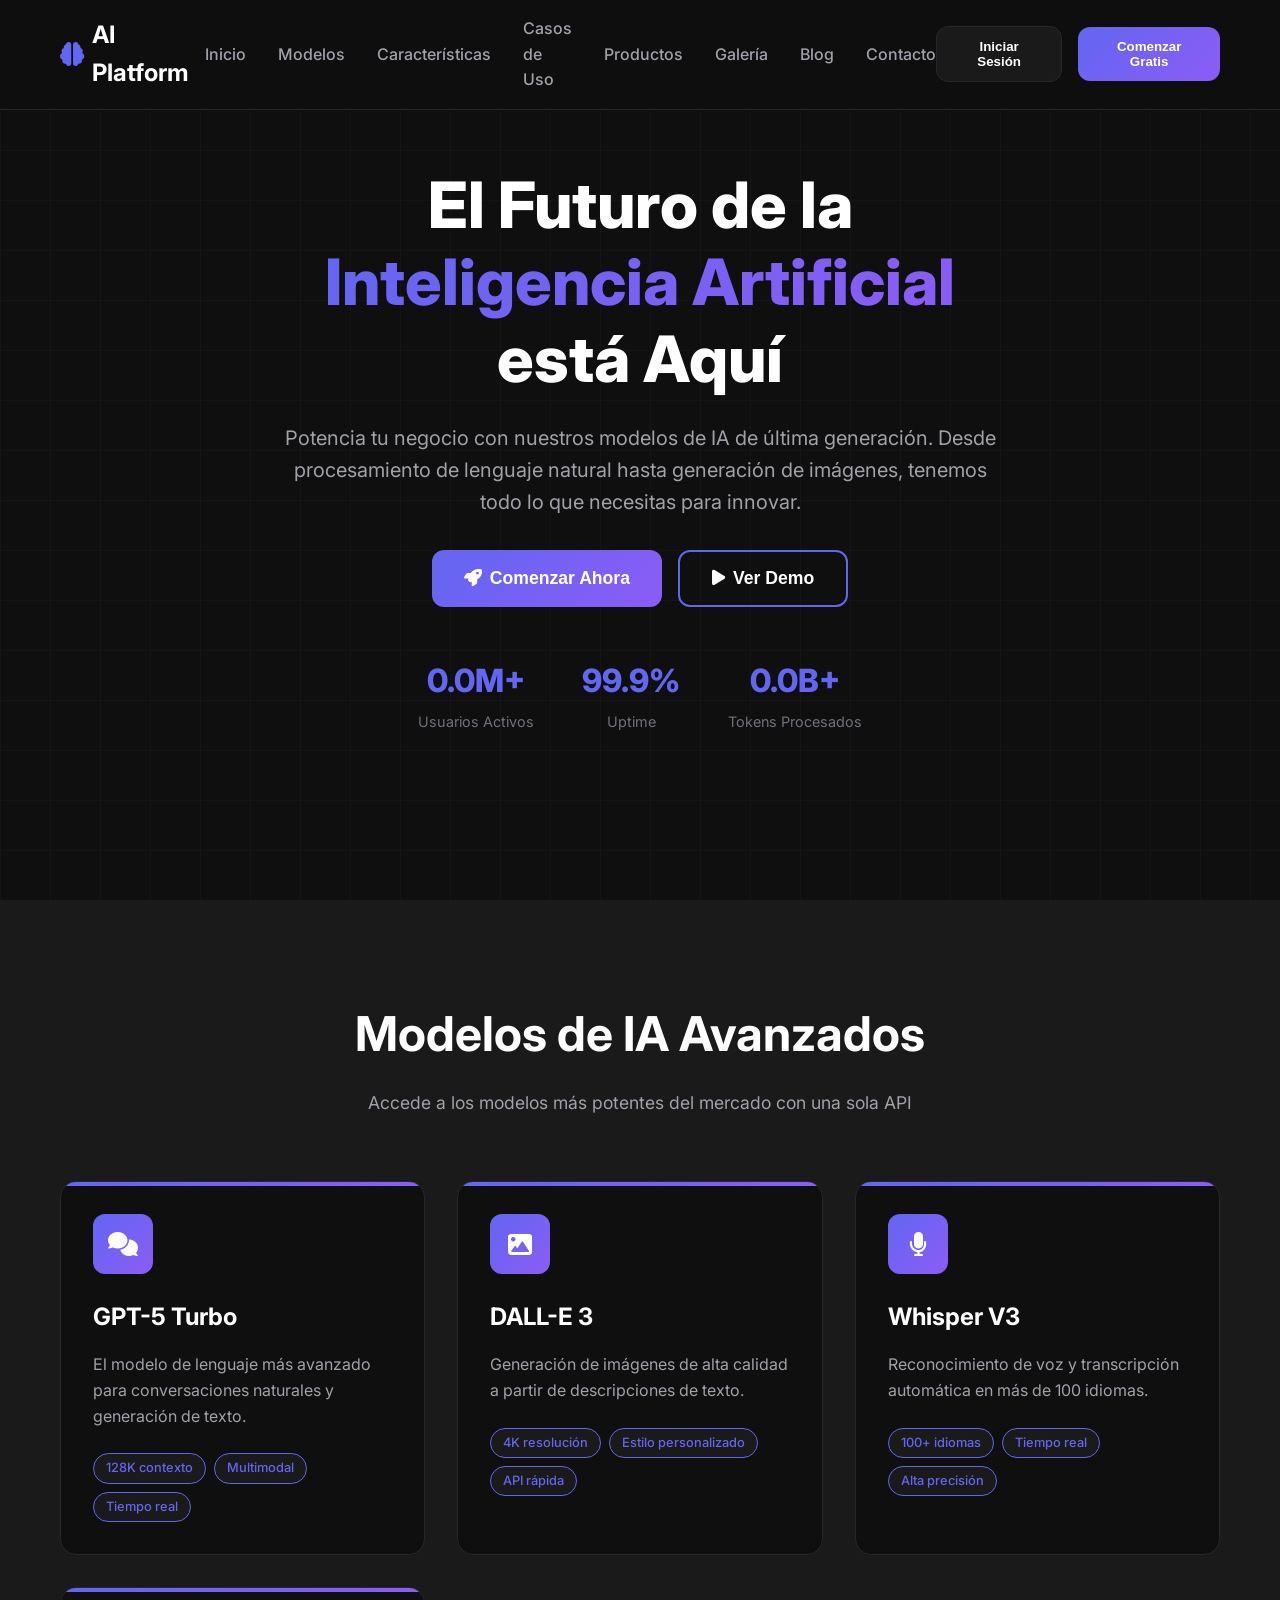
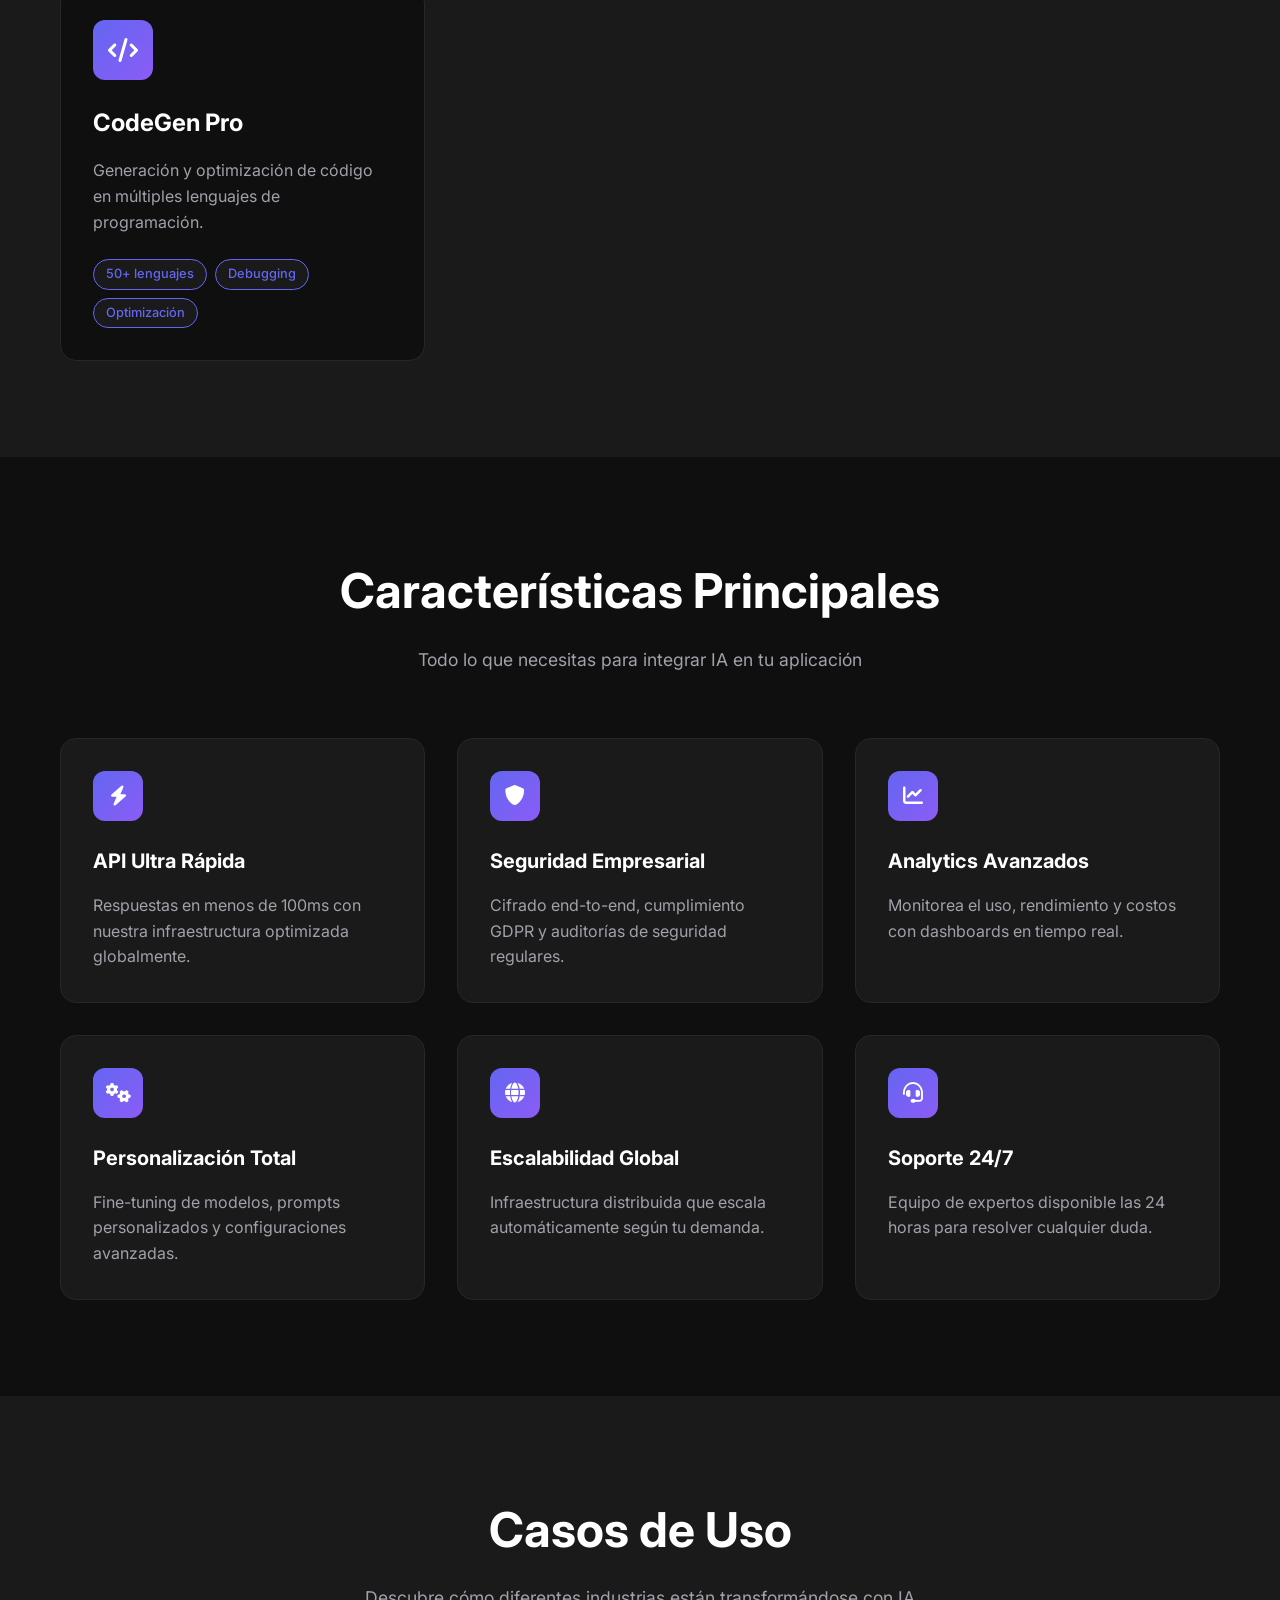
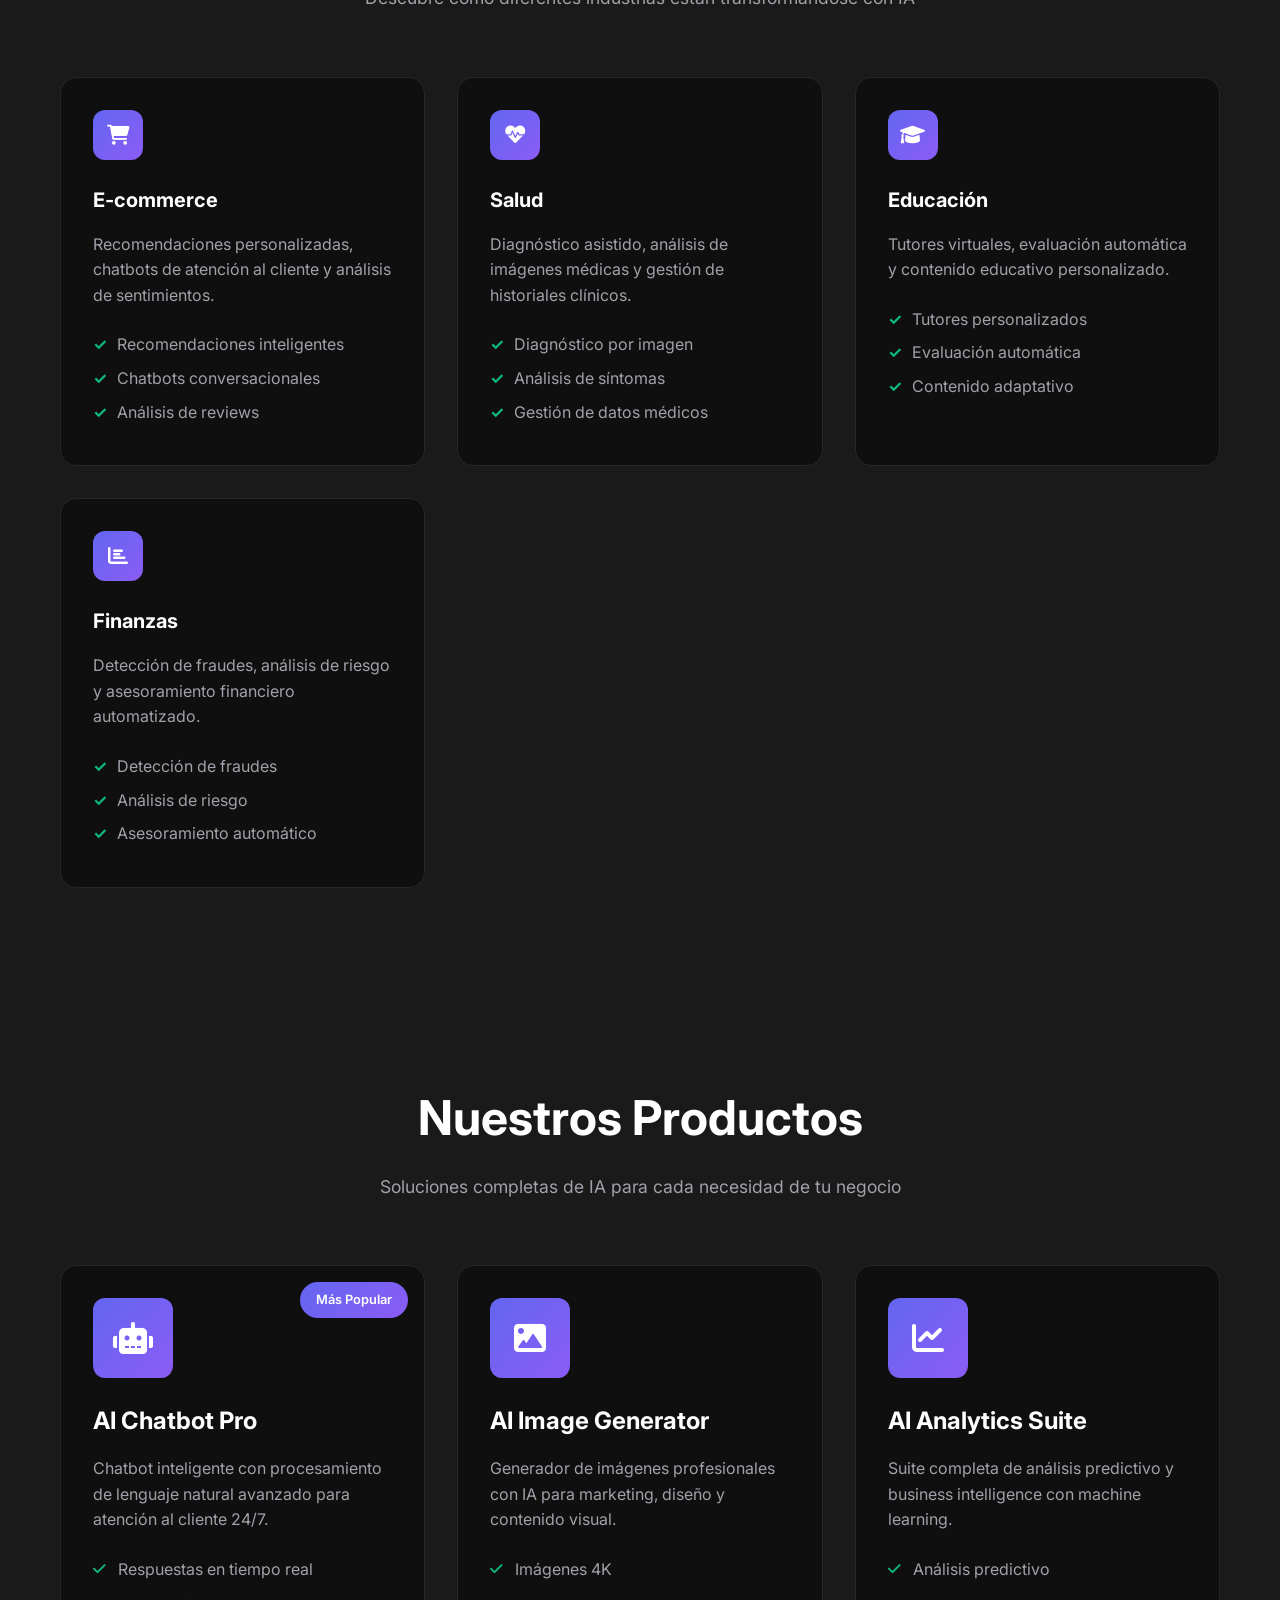
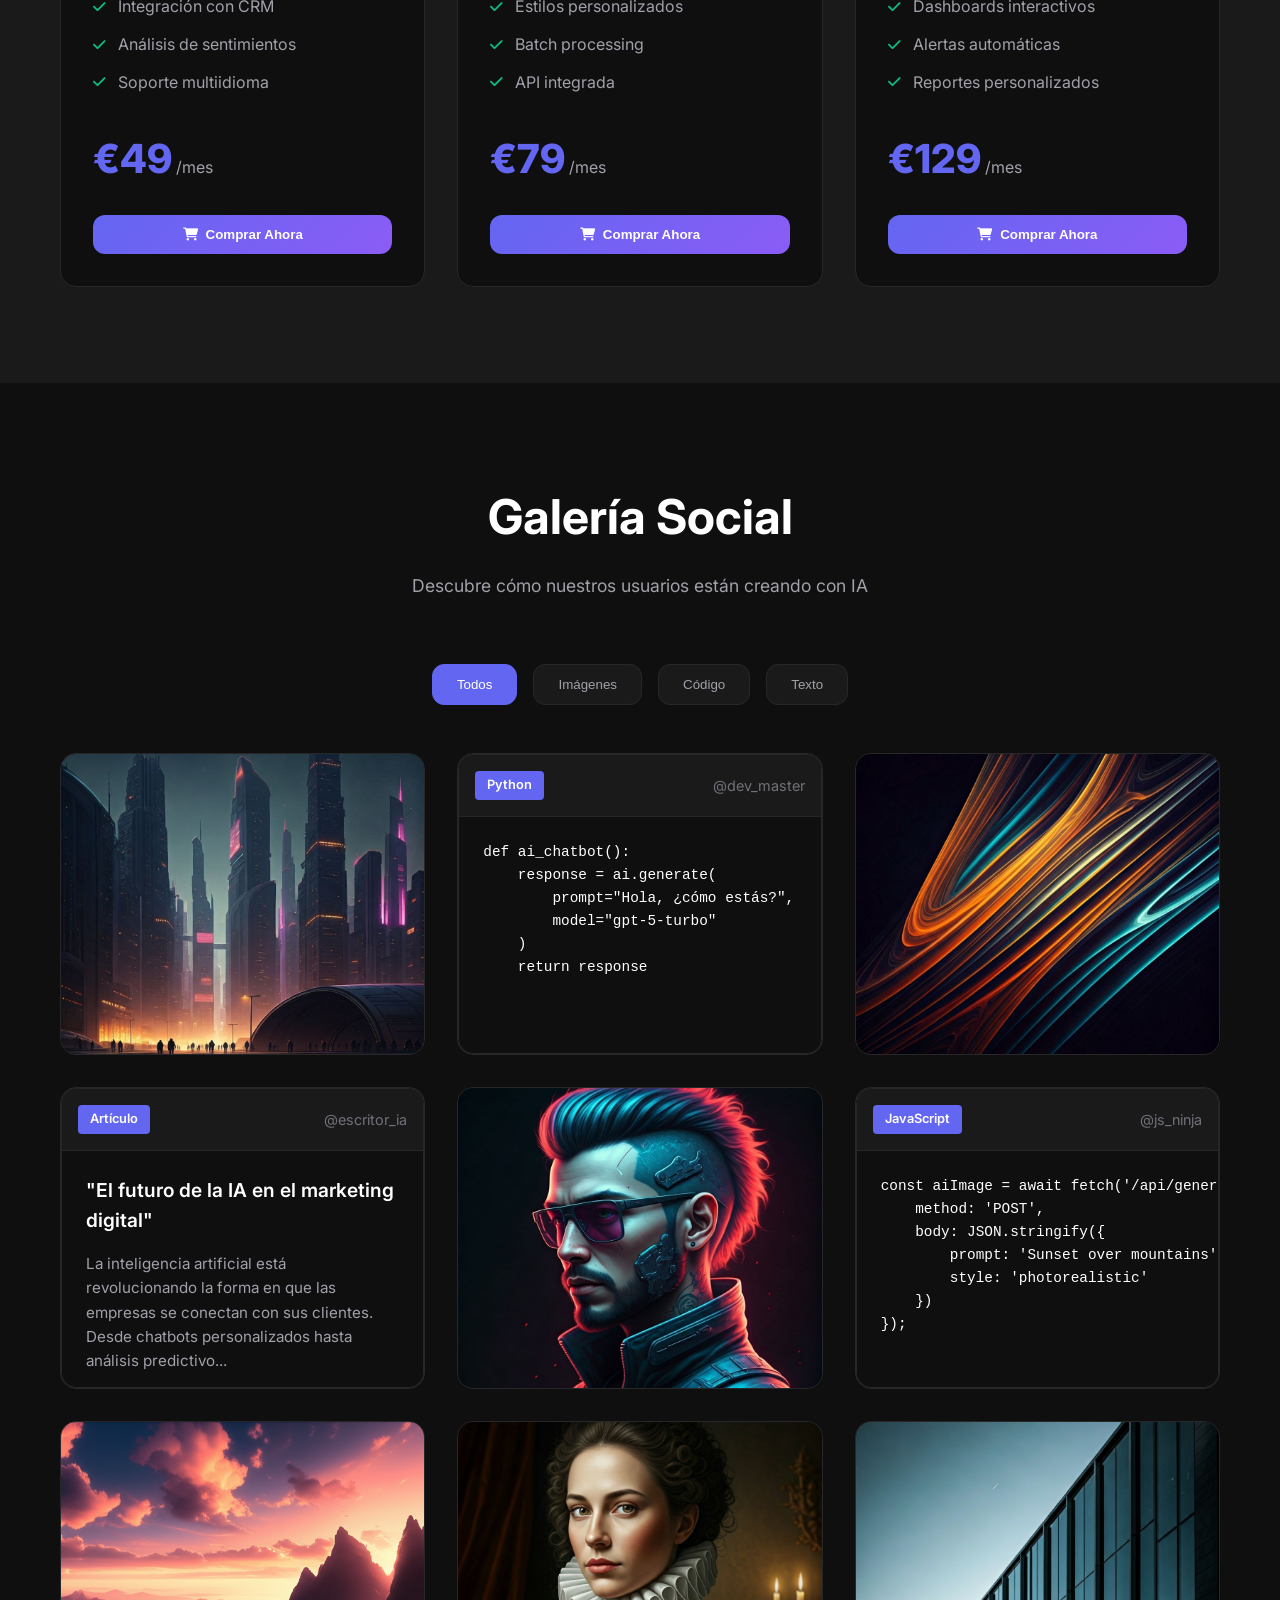
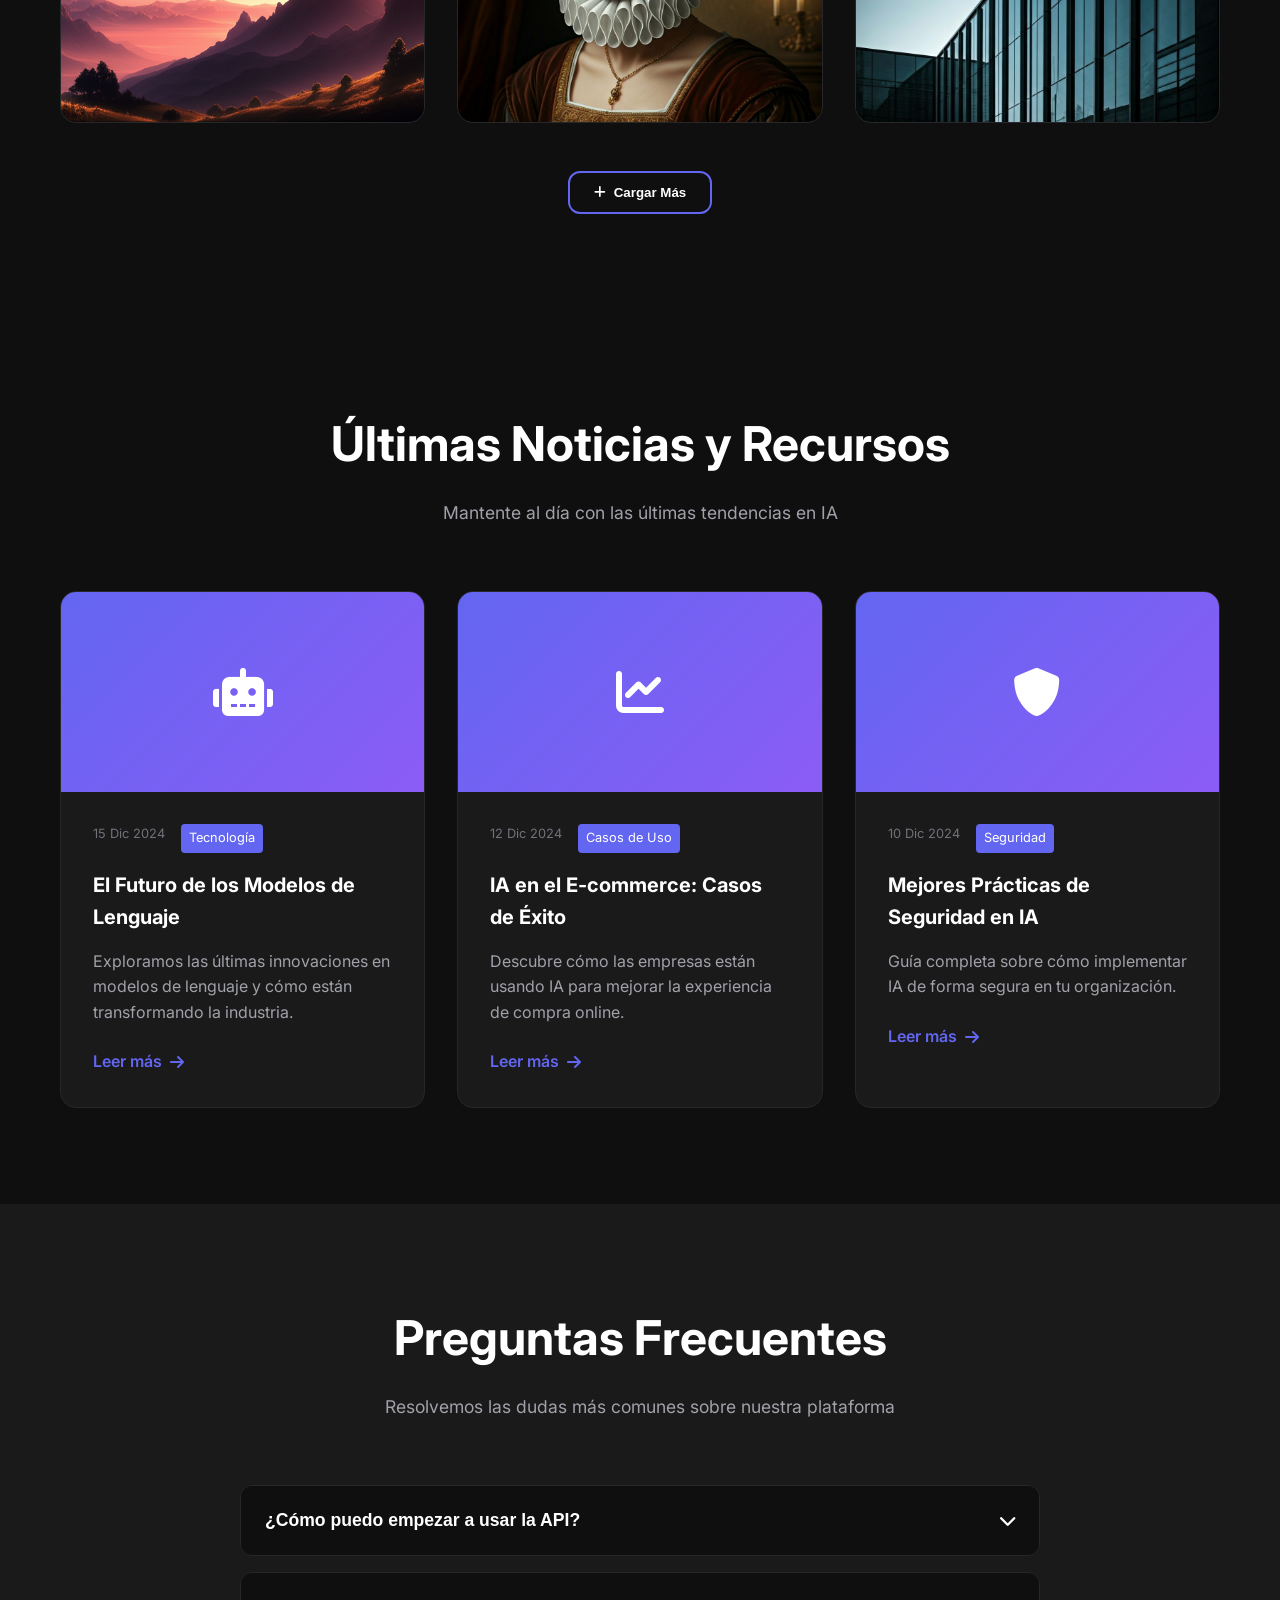
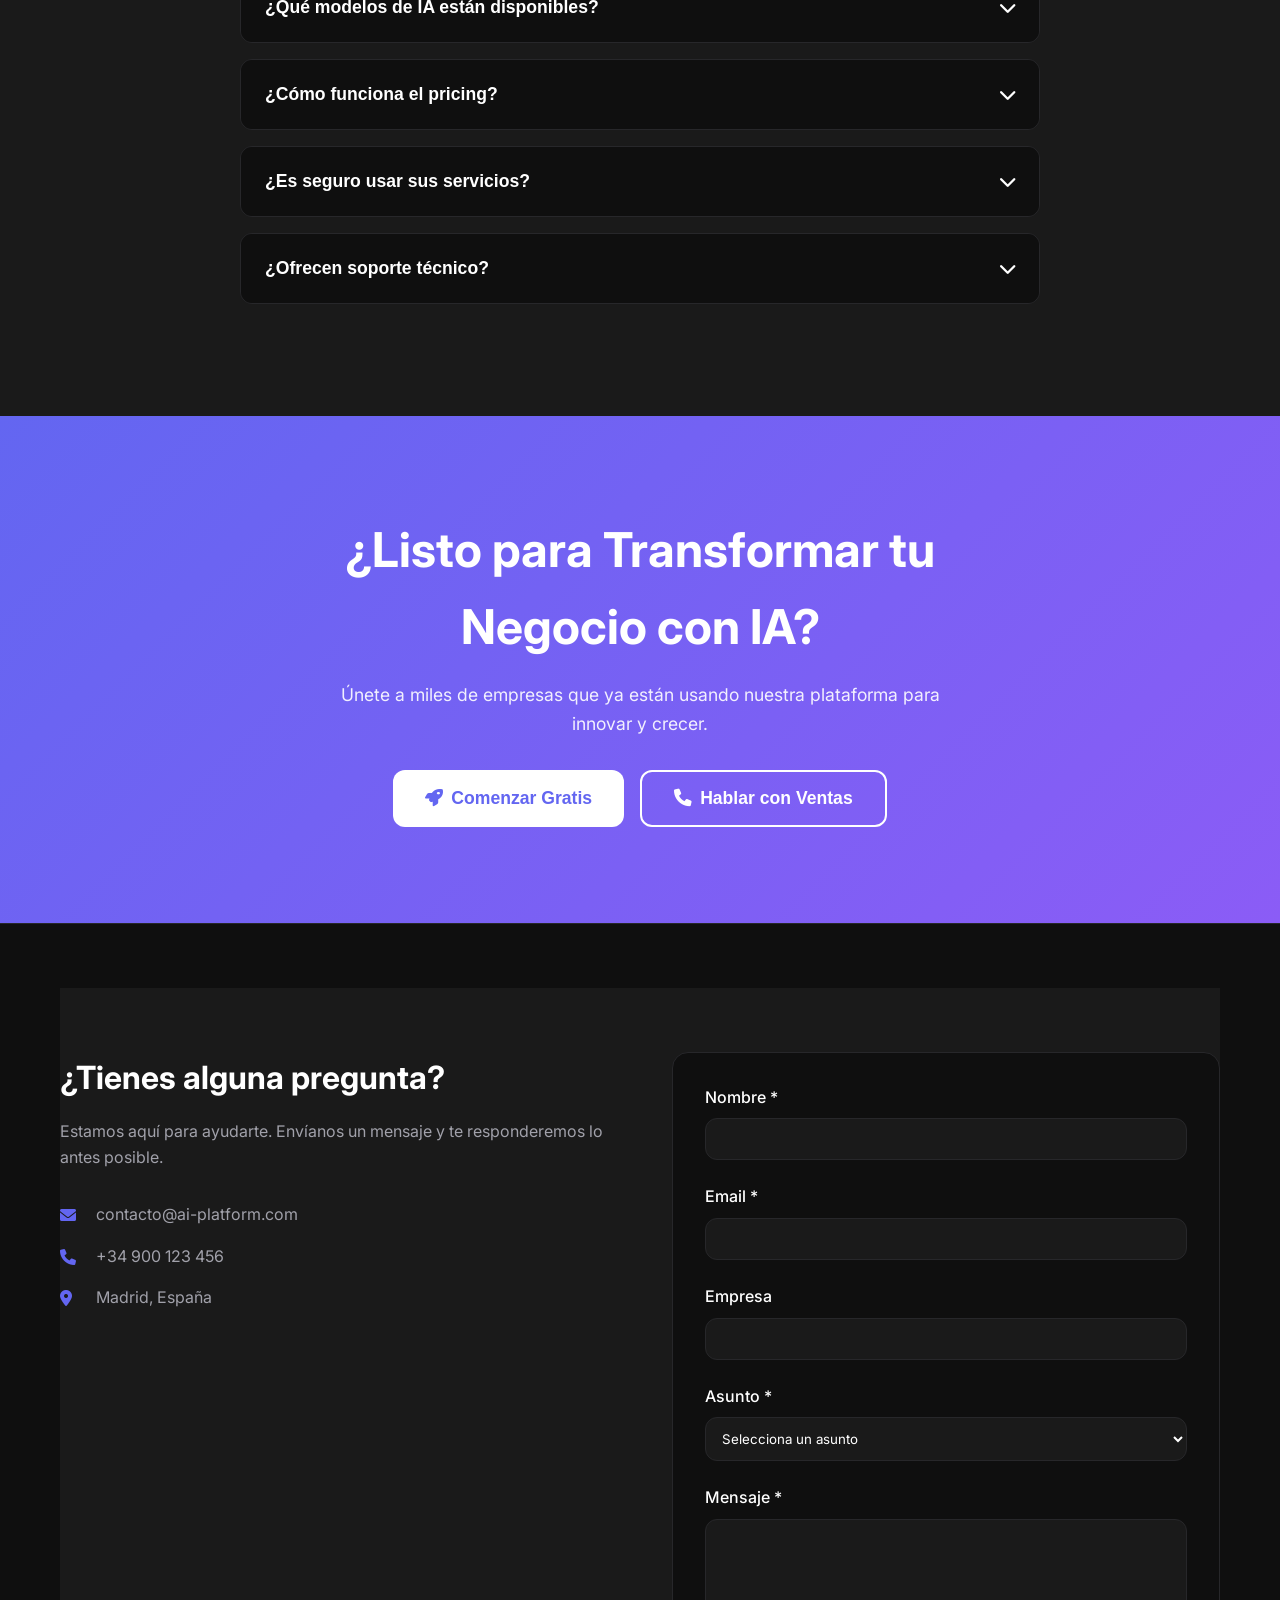
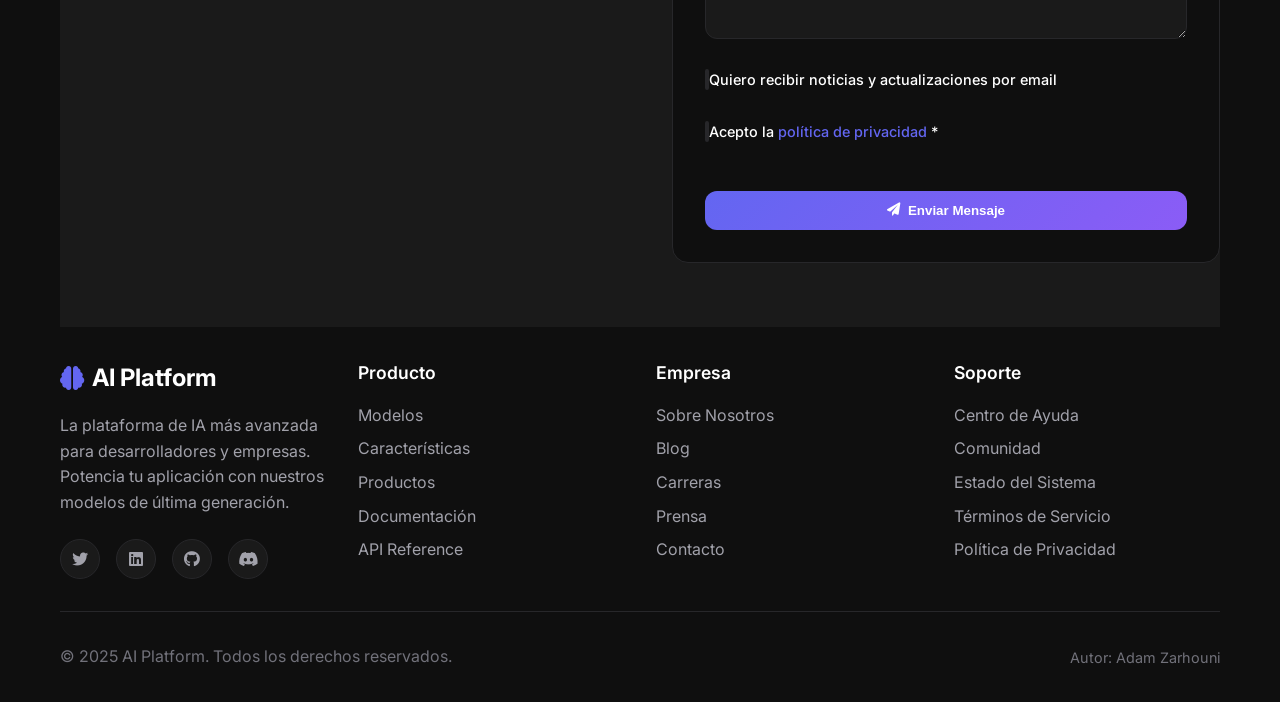
<file: index.html>
<!DOCTYPE html>
<html lang="es">
<head>
    <meta charset="UTF-8">
    <meta name="viewport" content="width=device-width, initial-scale=1.0">
    
    <!-- SEO Optimization - Meta tags completos -->
    <title>AI Platform - Plataforma de Inteligencia Artificial | Modelos GPT-5, DALL-E 3</title>
    <meta name="description" content="Plataforma líder de IA con modelos GPT-5, DALL-E 3, Whisper V3. API ultra rápida, seguridad empresarial y soporte 24/7. Comienza gratis hoy.">
    <meta name="keywords" content="inteligencia artificial, IA, GPT-5, DALL-E, API IA, machine learning, chatbots, generación imágenes">
    <meta name="author" content="Adam Zarhouni">
    <meta name="robots" content="index, follow">
    
    <!-- Open Graph / Facebook -->
    <meta property="og:type" content="website">
    <meta property="og:url" content="https://ai-platform.com/">
    <meta property="og:title" content="AI Platform - Plataforma de Inteligencia Artificial">
    <meta property="og:description" content="Potencia tu negocio con modelos de IA de última generación. API ultra rápida y seguridad empresarial.">
    <meta property="og:image" content="https://ai-platform.com/og-image.jpg">
    
    <!-- Twitter -->
    <meta property="twitter:card" content="summary_large_image">
    <meta property="twitter:url" content="https://ai-platform.com/">
    <meta property="twitter:title" content="AI Platform - Plataforma de Inteligencia Artificial">
    <meta property="twitter:description" content="Potencia tu negocio with modelos de IA de última generación.">
    <meta property="twitter:image" content="https://ai-platform.com/twitter-image.jpg">
    
    <!-- Favicon -->
    <link rel="icon" type="image/x-icon" href="/favicon.ico">
    <link rel="apple-touch-icon" sizes="180x180" href="/apple-touch-icon.png">
    
    <!-- Schema.org structured data -->
    <script type="application/ld+json">
    {
      "@context": "https://schema.org",
      "@type": "SoftwareApplication",
      "name": "AI Platform",
      "description": "Plataforma de inteligencia artificial con modelos avanzados",
      "url": "https://ai-platform.com",
      "author": {
        "@type": "Person",
        "name": "Adam Zarhouni"
      },
      "offers": {
        "@type": "Offer",
        "price": "0",
        "priceCurrency": "EUR"
      }
    }
    </script>
    
    <link rel="stylesheet" href="styles.css">
    <link href="https://cdnjs.cloudflare.com/ajax/libs/font-awesome/6.0.0/css/all.min.css" rel="stylesheet">
    <link href="https://fonts.googleapis.com/css2?family=Inter:wght@300;400;500;600;700;800&display=swap" rel="stylesheet">
</head>
<body>
    <!-- Header -->
    <header class="header">
        <nav class="nav">
            <div class="nav-container">
                <div class="nav-brand">
                    <i class="fas fa-brain"></i>
                    <span>AI Platform</span>
                </div>
                <div class="nav-menu" id="navMenu">
                    <a href="#inicio" class="nav-link">Inicio</a>
                    <a href="#modelos" class="nav-link">Modelos</a>
                    <a href="#caracteristicas" class="nav-link">Características</a>
                    <a href="#casos-uso" class="nav-link">Casos de Uso</a>
                    <a href="#productos" class="nav-link">Productos</a>
                    <a href="#galeria" class="nav-link">Galería</a>
                    <a href="#blog" class="nav-link">Blog</a>
                    <a href="#contacto" class="nav-link">Contacto</a>
                </div>
                <div class="nav-actions">
                    <button class="btn-secondary">Iniciar Sesión</button>
                    <button class="btn-primary">Comenzar Gratis</button>
                </div>
                <button class="nav-toggle" id="navToggle">
                    <span></span>
                    <span></span>
                    <span></span>
                </button>
            </div>
        </nav>
    </header>

    <!-- Hero Section -->
    <section id="inicio" class="hero">
        <div class="hero-background"></div>
        <div class="container">
            <div class="hero-content">
                <h1 class="hero-title">
                    El Futuro de la <span class="gradient-text">Inteligencia Artificial</span> está Aquí
                </h1>
                <p class="hero-description">
                    Potencia tu negocio con nuestros modelos de IA de última generación. 
                    Desde procesamiento de lenguaje natural hasta generación de imágenes, 
                    tenemos todo lo que necesitas para innovar.
                </p>
                <div class="hero-actions">
                    <button class="btn-primary btn-large">
                        <i class="fas fa-rocket"></i>
                        Comenzar Ahora
                    </button>
                    <button class="btn-outline btn-large">
                        <i class="fas fa-play"></i>
                        Ver Demo
                    </button>
                </div>
                <div class="hero-stats">
                    <div class="stat">
                        <div class="stat-number">10M+</div>
                        <div class="stat-label">Usuarios Activos</div>
                    </div>
                    <div class="stat">
                        <div class="stat-number">99.9%</div>
                        <div class="stat-label">Uptime</div>
                    </div>
                    <div class="stat">
                        <div class="stat-number">50B+</div>
                        <div class="stat-label">Tokens Procesados</div>
                    </div>
                </div>
            </div>
        </div>
    </section>

    <!-- Models Section -->
    <section id="modelos" class="models">
        <div class="container">
            <div class="section-header">
                <h2 class="section-title">Modelos de IA Avanzados</h2>
                <p class="section-description">
                    Accede a los modelos más potentes del mercado con una sola API
                </p>
            </div>
            <div class="models-grid">
                <div class="model-card">
                    <div class="model-icon">
                        <i class="fas fa-comments"></i>
                    </div>
                    <h3 class="model-title">GPT-5 Turbo</h3>
                    <p class="model-description">
                        El modelo de lenguaje más avanzado para conversaciones naturales y generación de texto.
                    </p>
                    <div class="model-features">
                        <span class="feature-tag">128K contexto</span>
                        <span class="feature-tag">Multimodal</span>
                        <span class="feature-tag">Tiempo real</span>
                    </div>
                </div>
                <div class="model-card">
                    <div class="model-icon">
                        <i class="fas fa-image"></i>
                    </div>
                    <h3 class="model-title">DALL-E 3</h3>
                    <p class="model-description">
                        Generación de imágenes de alta calidad a partir de descripciones de texto.
                    </p>
                    <div class="model-features">
                        <span class="feature-tag">4K resolución</span>
                        <span class="feature-tag">Estilo personalizado</span>
                        <span class="feature-tag">API rápida</span>
                    </div>
                </div>
                <div class="model-card">
                    <div class="model-icon">
                        <i class="fas fa-microphone"></i>
                    </div>
                    <h3 class="model-title">Whisper V3</h3>
                    <p class="model-description">
                        Reconocimiento de voz y transcripción automática en más de 100 idiomas.
                    </p>
                    <div class="model-features">
                        <span class="feature-tag">100+ idiomas</span>
                        <span class="feature-tag">Tiempo real</span>
                        <span class="feature-tag">Alta precisión</span>
                    </div>
                </div>
                <div class="model-card">
                    <div class="model-icon">
                        <i class="fas fa-code"></i>
                    </div>
                    <h3 class="model-title">CodeGen Pro</h3>
                    <p class="model-description">
                        Generación y optimización de código en múltiples lenguajes de programación.
                    </p>
                    <div class="model-features">
                        <span class="feature-tag">50+ lenguajes</span>
                        <span class="feature-tag">Debugging</span>
                        <span class="feature-tag">Optimización</span>
                    </div>
                </div>
            </div>
        </div>
    </section>

    <!-- Features Section -->
    <section id="caracteristicas" class="features">
        <div class="container">
            <div class="section-header">
                <h2 class="section-title">Características Principales</h2>
                <p class="section-description">
                    Todo lo que necesitas para integrar IA en tu aplicación
                </p>
            </div>
            <div class="features-grid">
                <div class="feature-card">
                    <div class="feature-icon">
                        <i class="fas fa-bolt"></i>
                    </div>
                    <h3 class="feature-title">API Ultra Rápida</h3>
                    <p class="feature-description">
                        Respuestas en menos de 100ms con nuestra infraestructura optimizada globalmente.
                    </p>
                </div>
                <div class="feature-card">
                    <div class="feature-icon">
                        <i class="fas fa-shield-alt"></i>
                    </div>
                    <h3 class="feature-title">Seguridad Empresarial</h3>
                    <p class="feature-description">
                        Cifrado end-to-end, cumplimiento GDPR y auditorías de seguridad regulares.
                    </p>
                </div>
                <div class="feature-card">
                    <div class="feature-icon">
                        <i class="fas fa-chart-line"></i>
                    </div>
                    <h3 class="feature-title">Analytics Avanzados</h3>
                    <p class="feature-description">
                        Monitorea el uso, rendimiento y costos con dashboards en tiempo real.
                    </p>
                </div>
                <div class="feature-card">
                    <div class="feature-icon">
                        <i class="fas fa-cogs"></i>
                    </div>
                    <h3 class="feature-title">Personalización Total</h3>
                    <p class="feature-description">
                        Fine-tuning de modelos, prompts personalizados y configuraciones avanzadas.
                    </p>
                </div>
                <div class="feature-card">
                    <div class="feature-icon">
                        <i class="fas fa-globe"></i>
                    </div>
                    <h3 class="feature-title">Escalabilidad Global</h3>
                    <p class="feature-description">
                        Infraestructura distribuida que escala automáticamente según tu demanda.
                    </p>
                </div>
                <div class="feature-card">
                    <div class="feature-icon">
                        <i class="fas fa-headset"></i>
                    </div>
                    <h3 class="feature-title">Soporte 24/7</h3>
                    <p class="feature-description">
                        Equipo de expertos disponible las 24 horas para resolver cualquier duda.
                    </p>
                </div>
            </div>
        </div>
    </section>

    <!-- Use Cases Section -->
    <section id="casos-uso" class="use-cases">
        <div class="container">
            <div class="section-header">
                <h2 class="section-title">Casos de Uso</h2>
                <p class="section-description">
                    Descubre cómo diferentes industrias están transformándose con IA
                </p>
            </div>
            <div class="use-cases-grid">
                <div class="use-case-card">
                    <div class="use-case-icon">
                        <i class="fas fa-shopping-cart"></i>
                    </div>
                    <h3 class="use-case-title">E-commerce</h3>
                    <p class="use-case-description">
                        Recomendaciones personalizadas, chatbots de atención al cliente y análisis de sentimientos.
                    </p>
                    <ul class="use-case-features">
                        <li>Recomendaciones inteligentes</li>
                        <li>Chatbots conversacionales</li>
                        <li>Análisis de reviews</li>
                    </ul>
                </div>
                <div class="use-case-card">
                    <div class="use-case-icon">
                        <i class="fas fa-heartbeat"></i>
                    </div>
                    <h3 class="use-case-title">Salud</h3>
                    <p class="use-case-description">
                        Diagnóstico asistido, análisis de imágenes médicas y gestión de historiales clínicos.
                    </p>
                    <ul class="use-case-features">
                        <li>Diagnóstico por imagen</li>
                        <li>Análisis de síntomas</li>
                        <li>Gestión de datos médicos</li>
                    </ul>
                </div>
                <div class="use-case-card">
                    <div class="use-case-icon">
                        <i class="fas fa-graduation-cap"></i>
                    </div>
                    <h3 class="use-case-title">Educación</h3>
                    <p class="use-case-description">
                        Tutores virtuales, evaluación automática y contenido educativo personalizado.
                    </p>
                    <ul class="use-case-features">
                        <li>Tutores personalizados</li>
                        <li>Evaluación automática</li>
                        <li>Contenido adaptativo</li>
                    </ul>
                </div>
                <div class="use-case-card">
                    <div class="use-case-icon">
                        <i class="fas fa-chart-bar"></i>
                    </div>
                    <h3 class="use-case-title">Finanzas</h3>
                    <p class="use-case-description">
                        Detección de fraudes, análisis de riesgo y asesoramiento financiero automatizado.
                    </p>
                    <ul class="use-case-features">
                        <li>Detección de fraudes</li>
                        <li>Análisis de riesgo</li>
                        <li>Asesoramiento automático</li>
                    </ul>
                </div>
            </div>
        </div>
    </section>

    <!-- Products Section -->
    <section id="productos" class="products">
        <div class="container">
            <div class="section-header">
                <h2 class="section-title">Nuestros Productos</h2>
                <p class="section-description">
                    Soluciones completas de IA para cada necesidad de tu negocio
                </p>
            </div>
            <div class="products-grid">
                <div class="product-card">
                    <div class="product-badge">Más Popular</div>
                    <div class="product-image">
                        <i class="fas fa-robot"></i>
                    </div>
                    <h3 class="product-title">AI Chatbot Pro</h3>
                    <p class="product-description">
                        Chatbot inteligente con procesamiento de lenguaje natural avanzado para atención al cliente 24/7.
                    </p>
                    <div class="product-features">
                        <ul>
                            <li><i class="fas fa-check"></i> Respuestas en tiempo real</li>
                            <li><i class="fas fa-check"></i> Integración con CRM</li>
                            <li><i class="fas fa-check"></i> Análisis de sentimientos</li>
                            <li><i class="fas fa-check"></i> Soporte multiidioma</li>
                        </ul>
                    </div>
                    <div class="product-price">
                        <span class="price">€49</span>
                        <span class="period">/mes</span>
                    </div>
                    <button class="btn-primary product-btn">
                        <i class="fas fa-shopping-cart"></i>
                        Comprar Ahora
                    </button>
                </div>
                
                <div class="product-card">
                    <div class="product-image">
                        <i class="fas fa-image"></i>
                    </div>
                    <h3 class="product-title">AI Image Generator</h3>
                    <p class="product-description">
                        Generador de imágenes profesionales con IA para marketing, diseño y contenido visual.
                    </p>
                    <div class="product-features">
                        <ul>
                            <li><i class="fas fa-check"></i> Imágenes 4K</li>
                            <li><i class="fas fa-check"></i> Estilos personalizados</li>
                            <li><i class="fas fa-check"></i> Batch processing</li>
                            <li><i class="fas fa-check"></i> API integrada</li>
                        </ul>
                    </div>
                    <div class="product-price">
                        <span class="price">€79</span>
                        <span class="period">/mes</span>
                    </div>
                    <button class="btn-primary product-btn">
                        <i class="fas fa-shopping-cart"></i>
                        Comprar Ahora
                    </button>
                </div>
                
                <div class="product-card">
                    <div class="product-image">
                        <i class="fas fa-chart-line"></i>
                    </div>
                    <h3 class="product-title">AI Analytics Suite</h3>
                    <p class="product-description">
                        Suite completa de análisis predictivo y business intelligence con machine learning.
                    </p>
                    <div class="product-features">
                        <ul>
                            <li><i class="fas fa-check"></i> Análisis predictivo</li>
                            <li><i class="fas fa-check"></i> Dashboards interactivos</li>
                            <li><i class="fas fa-check"></i> Alertas automáticas</li>
                            <li><i class="fas fa-check"></i> Reportes personalizados</li>
                        </ul>
                    </div>
                    <div class="product-price">
                        <span class="price">€129</span>
                        <span class="period">/mes</span>
                    </div>
                    <button class="btn-primary product-btn">
                        <i class="fas fa-shopping-cart"></i>
                        Comprar Ahora
                    </button>
                </div>
            </div>
        </div>
    </section>

    <!-- Social Gallery Section -->
    <section id="galeria" class="social-gallery">
        <div class="container">
            <div class="section-header">
                <h2 class="section-title">Galería Social</h2>
                <p class="section-description">
                    Descubre cómo nuestros usuarios están creando con IA
                </p>
            </div>
            <div class="gallery-filters">
                <button class="filter-btn active" data-filter="all">Todos</button>
                <button class="filter-btn" data-filter="images">Imágenes</button>
                <button class="filter-btn" data-filter="code">Código</button>
                <button class="filter-btn" data-filter="text">Texto</button>
            </div>
            <div class="gallery-grid">
                <div class="gallery-item" data-category="images">
                    <div class="gallery-image">
                        <img src="futuristic-city-skyline-with-neon-lights-and-advan.jpg" alt="Ciudad futurista generada por IA" onerror="this.src='https://via.placeholder.com/400x300/6366f1/ffffff?text=Ciudad+Futurista'">
                        <div class="gallery-overlay">
                            <div class="gallery-info">
                                <h4>Ciudad Futurista</h4>
                                <p>@usuario_creativo</p>
                                <div class="gallery-stats">
                                    <span><i class="fas fa-heart"></i> 234</span>
                                    <span><i class="fas fa-share"></i> 45</span>
                                </div>
                            </div>
                        </div>
                    </div>
                </div>
                
                <div class="gallery-item" data-category="code">
                    <div class="gallery-image">
                        <div class="code-preview">
                            <div class="code-header">
                                <span class="code-lang">Python</span>
                                <span class="code-user">@dev_master</span>
                            </div>
                            <pre><code>def ai_chatbot():
    response = ai.generate(
        prompt="Hola, ¿cómo estás?",
        model="gpt-5-turbo"
    )
    return response</code></pre>
                        </div>
                        <div class="gallery-overlay">
                            <div class="gallery-info">
                                <h4>Chatbot Simple</h4>
                                <p>@dev_master</p>
                                <div class="gallery-stats">
                                    <span><i class="fas fa-heart"></i> 189</span>
                                    <span><i class="fas fa-share"></i> 67</span>
                                </div>
                            </div>
                        </div>
                    </div>
                </div>
                
                <div class="gallery-item" data-category="images">
                    <div class="gallery-image">
                        <img src="vibrant-abstract-digital-art-with-flowing-colors-a.jpg" alt="Arte abstracto generado por IA" onerror="this.src='https://via.placeholder.com/400x300/8b5cf6/ffffff?text=Arte+Abstracto'">
                        <div class="gallery-overlay">
                            <div class="gallery-info">
                                <h4>Arte Abstracto</h4>
                                <p>@artista_digital</p>
                                <div class="gallery-stats">
                                    <span><i class="fas fa-heart"></i> 456</span>
                                    <span><i class="fas fa-share"></i> 89</span>
                                </div>
                            </div>
                        </div>
                    </div>
                </div>
                
                <div class="gallery-item" data-category="text">
                    <div class="gallery-image">
                        <div class="text-preview">
                            <div class="text-header">
                                <span class="text-type">Artículo</span>
                                <span class="text-user">@escritor_ia</span>
                            </div>
                            <div class="text-content">
                                <h4>"El futuro de la IA en el marketing digital"</h4>
                                <p>La inteligencia artificial está revolucionando la forma en que las empresas se conectan con sus clientes. Desde chatbots personalizados hasta análisis predictivo...</p>
                            </div>
                        </div>
                        <div class="gallery-overlay">
                            <div class="gallery-info">
                                <h4>Artículo IA Marketing</h4>
                                <p>@escritor_ia</p>
                                <div class="gallery-stats">
                                    <span><i class="fas fa-heart"></i> 123</span>
                                    <span><i class="fas fa-share"></i> 34</span>
                                </div>
                            </div>
                        </div>
                    </div>
                </div>
                
                <div class="gallery-item" data-category="images">
                    <div class="gallery-image">
                        <img src="cyberpunk-portrait-with-neon-colors-and-futuristic.jpg" alt="Retrato cyberpunk generado por IA" onerror="this.src='https://via.placeholder.com/400x300/f59e0b/ffffff?text=Retrato+Cyberpunk'">
                        <div class="gallery-overlay">
                            <div class="gallery-info">
                                <h4>Retrato Cyberpunk</h4>
                                <p>@cyber_artist</p>
                                <div class="gallery-stats">
                                    <span><i class="fas fa-heart"></i> 678</span>
                                    <span><i class="fas fa-share"></i> 123</span>
                                </div>
                            </div>
                        </div>
                    </div>
                </div>
                
                <div class="gallery-item" data-category="code">
                    <div class="gallery-image">
                        <div class="code-preview">
                            <div class="code-header">
                                <span class="code-lang">JavaScript</span>
                                <span class="code-user">@js_ninja</span>
                            </div>
                            <pre><code>const aiImage = await fetch('/api/generate', {
    method: 'POST',
    body: JSON.stringify({
        prompt: 'Sunset over mountains',
        style: 'photorealistic'
    })
});</code></pre>
                        </div>
                        <div class="gallery-overlay">
                            <div class="gallery-info">
                                <h4>Generador de Imágenes</h4>
                                <p>@js_ninja</p>
                                <div class="gallery-stats">
                                    <span><i class="fas fa-heart"></i> 234</span>
                                    <span><i class="fas fa-share"></i> 56</span>
                                </div>
                            </div>
                        </div>
                    </div>
                </div>

                <div class="gallery-item" data-category="images">
                    <div class="gallery-image">
                        <img src="mountain-sunset-drama.png" alt="Paisaje montañoso al atardecer" onerror="this.src='https://via.placeholder.com/400x300/10b981/ffffff?text=Paisaje+Montañoso'">
                        <div class="gallery-overlay">
                            <div class="gallery-info">
                                <h4>Paisaje Montañoso</h4>
                                <p>@nature_ai</p>
                                <div class="gallery-stats">
                                    <span><i class="fas fa-heart"></i> 345</span>
                                    <span><i class="fas fa-share"></i> 78</span>
                                </div>
                            </div>
                        </div>
                    </div>
                </div>

                <div class="gallery-item" data-category="images">
                    <div class="gallery-image">
                        <img src="renaissance-style-artistic-portrait-with-classical.jpg" alt="Retrato artístico estilo renacentista" onerror="this.src='https://via.placeholder.com/400x300/ef4444/ffffff?text=Arte+Renacentista'">
                        <div class="gallery-overlay">
                            <div class="gallery-info">
                                <h4>Arte Renacentista</h4>
                                <p>@classical_ai</p>
                                <div class="gallery-stats">
                                    <span><i class="fas fa-heart"></i> 567</span>
                                    <span><i class="fas fa-share"></i> 91</span>
                                </div>
                            </div>
                        </div>
                    </div>
                </div>

                <div class="gallery-item" data-category="images">
                    <div class="gallery-image">
                        <img src="modern-minimalist-architecture-building-with-glass.jpg" alt="Arquitectura moderna minimalista" onerror="this.src='https://via.placeholder.com/400x300/06b6d4/ffffff?text=Arquitectura+Moderna'">
                        <div class="gallery-overlay">
                            <div class="gallery-info">
                                <h4>Arquitectura Moderna</h4>
                                <p>@arch_designer</p>
                                <div class="gallery-stats">
                                    <span><i class="fas fa-heart"></i> 432</span>
                                    <span><i class="fas fa-share"></i> 65</span>
                                </div>
                            </div>
                        </div>
                    </div>
                </div>
            </div>
            <div class="gallery-load-more">
                <button class="btn-outline">
                    <i class="fas fa-plus"></i>
                    Cargar Más
                </button>
            </div>
        </div>
    </section>

    <!-- Blog Section -->
    <section id="blog" class="blog">
        <div class="container">
            <div class="section-header">
                <h2 class="section-title">Últimas Noticias y Recursos</h2>
                <p class="section-description">
                    Mantente al día con las últimas tendencias en IA
                </p>
            </div>
            <div class="blog-grid">
                <article class="blog-card">
                    <div class="blog-image">
                        <i class="fas fa-robot"></i>
                    </div>
                    <div class="blog-content">
                        <div class="blog-meta">
                            <span class="blog-date">15 Dic 2024</span>
                            <span class="blog-category">Tecnología</span>
                        </div>
                        <h3 class="blog-title">El Futuro de los Modelos de Lenguaje</h3>
                        <p class="blog-excerpt">
                            Exploramos las últimas innovaciones en modelos de lenguaje y cómo están transformando la industria.
                        </p>
                        <a href="#" class="blog-link">Leer más <i class="fas fa-arrow-right"></i></a>
                    </div>
                </article>
                <article class="blog-card">
                    <div class="blog-image">
                        <i class="fas fa-chart-line"></i>
                    </div>
                    <div class="blog-content">
                        <div class="blog-meta">
                            <span class="blog-date">12 Dic 2024</span>
                            <span class="blog-category">Casos de Uso</span>
                        </div>
                        <h3 class="blog-title">IA en el E-commerce: Casos de Éxito</h3>
                        <p class="blog-excerpt">
                            Descubre cómo las empresas están usando IA para mejorar la experiencia de compra online.
                        </p>
                        <a href="#" class="blog-link">Leer más <i class="fas fa-arrow-right"></i></a>
                    </div>
                </article>
                <article class="blog-card">
                    <div class="blog-image">
                        <i class="fas fa-shield-alt"></i>
                    </div>
                    <div class="blog-content">
                        <div class="blog-meta">
                            <span class="blog-date">10 Dic 2024</span>
                            <span class="blog-category">Seguridad</span>
                        </div>
                        <h3 class="blog-title">Mejores Prácticas de Seguridad en IA</h3>
                        <p class="blog-excerpt">
                            Guía completa sobre cómo implementar IA de forma segura en tu organización.
                        </p>
                        <a href="#" class="blog-link">Leer más <i class="fas fa-arrow-right"></i></a>
                    </div>
                </article>
            </div>
        </div>
    </section>

    <!-- FAQ Section -->
    <section class="faq">
        <div class="container">
            <div class="section-header">
                <h2 class="section-title">Preguntas Frecuentes</h2>
                <p class="section-description">
                    Resolvemos las dudas más comunes sobre nuestra plataforma
                </p>
            </div>
            <div class="faq-container">
                <div class="faq-item">
                    <button class="faq-question" onclick="toggleFAQ(this)">
                        <span>¿Cómo puedo empezar a usar la API?</span>
                        <i class="fas fa-chevron-down"></i>
                    </button>
                    <div class="faq-answer">
                        <p>Puedes comenzar registrándote para obtener una clave API gratuita. Luego, consulta nuestra documentación para integrar los modelos en tu aplicación en minutos.</p>
                    </div>
                </div>
                <div class="faq-item">
                    <button class="faq-question" onclick="toggleFAQ(this)">
                        <span>¿Qué modelos de IA están disponibles?</span>
                        <i class="fas fa-chevron-down"></i>
                    </button>
                    <div class="faq-answer">
                        <p>Ofrecemos acceso a GPT-5, DALL-E 3, Whisper V3, CodeGen Pro y muchos otros modelos especializados para diferentes casos de uso.</p>
                    </div>
                </div>
                <div class="faq-item">
                    <button class="faq-question" onclick="toggleFAQ(this)">
                        <span>¿Cómo funciona el pricing?</span>
                        <i class="fas fa-chevron-down"></i>
                    </button>
                    <div class="faq-answer">
                        <p>Cobramos por tokens utilizados. El plan gratuito incluye 1,000 tokens mensuales, y puedes escalar según tus necesidades con nuestros planes Pro y Empresa.</p>
                    </div>
                </div>
                <div class="faq-item">
                    <button class="faq-question" onclick="toggleFAQ(this)">
                        <span>¿Es seguro usar sus servicios?</span>
                        <i class="fas fa-chevron-down"></i>
                    </button>
                    <div class="faq-answer">
                        <p>Sí, implementamos cifrado end-to-end, cumplimos con GDPR y realizamos auditorías de seguridad regulares. Tus datos están completamente protegidos.</p>
                    </div>
                </div>
                <div class="faq-item">
                    <button class="faq-question" onclick="toggleFAQ(this)">
                        <span>¿Ofrecen soporte técnico?</span>
                        <i class="fas fa-chevron-down"></i>
                    </button>
                    <div class="faq-answer">
                        <p>Ofrecemos soporte por email para todos los usuarios, soporte prioritario para usuarios Pro, y soporte 24/7 para clientes Enterprise.</p>
                    </div>
                </div>
            </div>
        </div>
    </section>

    <!-- CTA Section -->
    <section class="cta">
        <div class="container">
            <div class="cta-content">
                <h2 class="cta-title">¿Listo para Transformar tu Negocio con IA?</h2>
                <p class="cta-description">
                    Únete a miles de empresas que ya están usando nuestra plataforma para innovar y crecer.
                </p>
                <div class="cta-actions">
                    <button class="btn-primary btn-large">
                        <i class="fas fa-rocket"></i>
                        Comenzar Gratis
                    </button>
                    <button class="btn-outline btn-large">
                        <i class="fas fa-phone"></i>
                        Hablar con Ventas
                    </button>
                </div>
            </div>
        </div>
    </section>

    <!-- Footer -->
    <footer id="contacto" class="footer">
        <div class="container">
            <!-- Añadir formulario de contacto antes del contenido del footer -->
            <div class="contact-form-section">
                <div class="contact-form-container">
                    <div class="contact-info">
                        <h3>¿Tienes alguna pregunta?</h3>
                        <p>Estamos aquí para ayudarte. Envíanos un mensaje y te responderemos lo antes posible.</p>
                        <div class="contact-details">
                            <div class="contact-item">
                                <i class="fas fa-envelope"></i>
                                <span>contacto@ai-platform.com</span>
                            </div>
                            <div class="contact-item">
                                <i class="fas fa-phone"></i>
                                <span>+34 900 123 456</span>
                            </div>
                            <div class="contact-item">
                                <i class="fas fa-map-marker-alt"></i>
                                <span>Madrid, España</span>
                            </div>
                        </div>
                    </div>
                    <form class="contact-form" id="contactForm">
                        <div class="form-group">
                            <label for="name">Nombre *</label>
                            <input type="text" id="name" name="name" required>
                        </div>
                        <div class="form-group">
                            <label for="email">Email *</label>
                            <input type="email" id="email" name="email" required>
                        </div>
                        <div class="form-group">
                            <label for="company">Empresa</label>
                            <input type="text" id="company" name="company">
                        </div>
                        <div class="form-group">
                            <label for="subject">Asunto *</label>
                            <select id="subject" name="subject" required>
                                <option value="">Selecciona un asunto</option>
                                <option value="general">Consulta General</option>
                                <option value="technical">Soporte Técnico</option>
                                <option value="sales">Ventas</option>
                                <option value="partnership">Partnerships</option>
                            </select>
                        </div>
                        <div class="form-group">
                            <label for="message">Mensaje *</label>
                            <textarea id="message" name="message" rows="5" required></textarea>
                        </div>
                        <div class="form-group checkbox-group">
                            <label class="checkbox-label">
                                <input type="checkbox" id="newsletter" name="newsletter">
                                <span class="checkmark"></span>
                                Quiero recibir noticias y actualizaciones por email
                            </label>
                        </div>
                        <div class="form-group checkbox-group">
                            <label class="checkbox-label">
                                <input type="checkbox" id="privacy" name="privacy" required>
                                <span class="checkmark"></span>
                                Acepto la <a href="#" target="_blank">política de privacidad</a> *
                            </label>
                        </div>
                        <button type="submit" class="btn-primary form-submit">
                            <i class="fas fa-paper-plane"></i>
                            Enviar Mensaje
                        </button>
                        <div class="form-status" id="formStatus"></div>
                    </form>
                </div>
            </div>
            
            <div class="footer-content">
                <div class="footer-section">
                    <div class="footer-brand">
                        <i class="fas fa-brain"></i>
                        <span>AI Platform</span>
                    </div>
                    <p class="footer-description">
                        La plataforma de IA más avanzada para desarrolladores y empresas. 
                        Potencia tu aplicación con nuestros modelos de última generación.
                    </p>
                    <div class="footer-social">
                        <a href="#" class="social-link"><i class="fab fa-twitter"></i></a>
                        <a href="#" class="social-link"><i class="fab fa-linkedin"></i></a>
                        <a href="#" class="social-link"><i class="fab fa-github"></i></a>
                        <a href="#" class="social-link"><i class="fab fa-discord"></i></a>
                    </div>
                </div>
                <div class="footer-section">
                    <h4 class="footer-title">Producto</h4>
                    <ul class="footer-links">
                        <li><a href="#modelos">Modelos</a></li>
                        <li><a href="#caracteristicas">Características</a></li>
                        <li><a href="#productos">Productos</a></li>
                        <li><a href="#">Documentación</a></li>
                        <li><a href="#">API Reference</a></li>
                    </ul>
                </div>
                <div class="footer-section">
                    <h4 class="footer-title">Empresa</h4>
                    <ul class="footer-links">
                        <li><a href="#">Sobre Nosotros</a></li>
                        <li><a href="#blog">Blog</a></li>
                        <li><a href="#">Carreras</a></li>
                        <li><a href="#">Prensa</a></li>
                        <li><a href="#contacto">Contacto</a></li>
                    </ul>
                </div>
                <div class="footer-section">
                    <h4 class="footer-title">Soporte</h4>
                    <ul class="footer-links">
                        <li><a href="#">Centro de Ayuda</a></li>
                        <li><a href="#">Comunidad</a></li>
                        <li><a href="#">Estado del Sistema</a></li>
                        <li><a href="#">Términos de Servicio</a></li>
                        <li><a href="#">Política de Privacidad</a></li>
                    </ul>
                </div>
            </div>
            <div class="footer-bottom">
                <p>&copy; 2025 AI Platform. Todos los derechos reservados.</p>
                <p class="footer-author">Autor: Adam Zarhouni</p>
            </div>
        </div>
    </footer>

    <script src="script.js"></script>
</body>
</html>
</file>
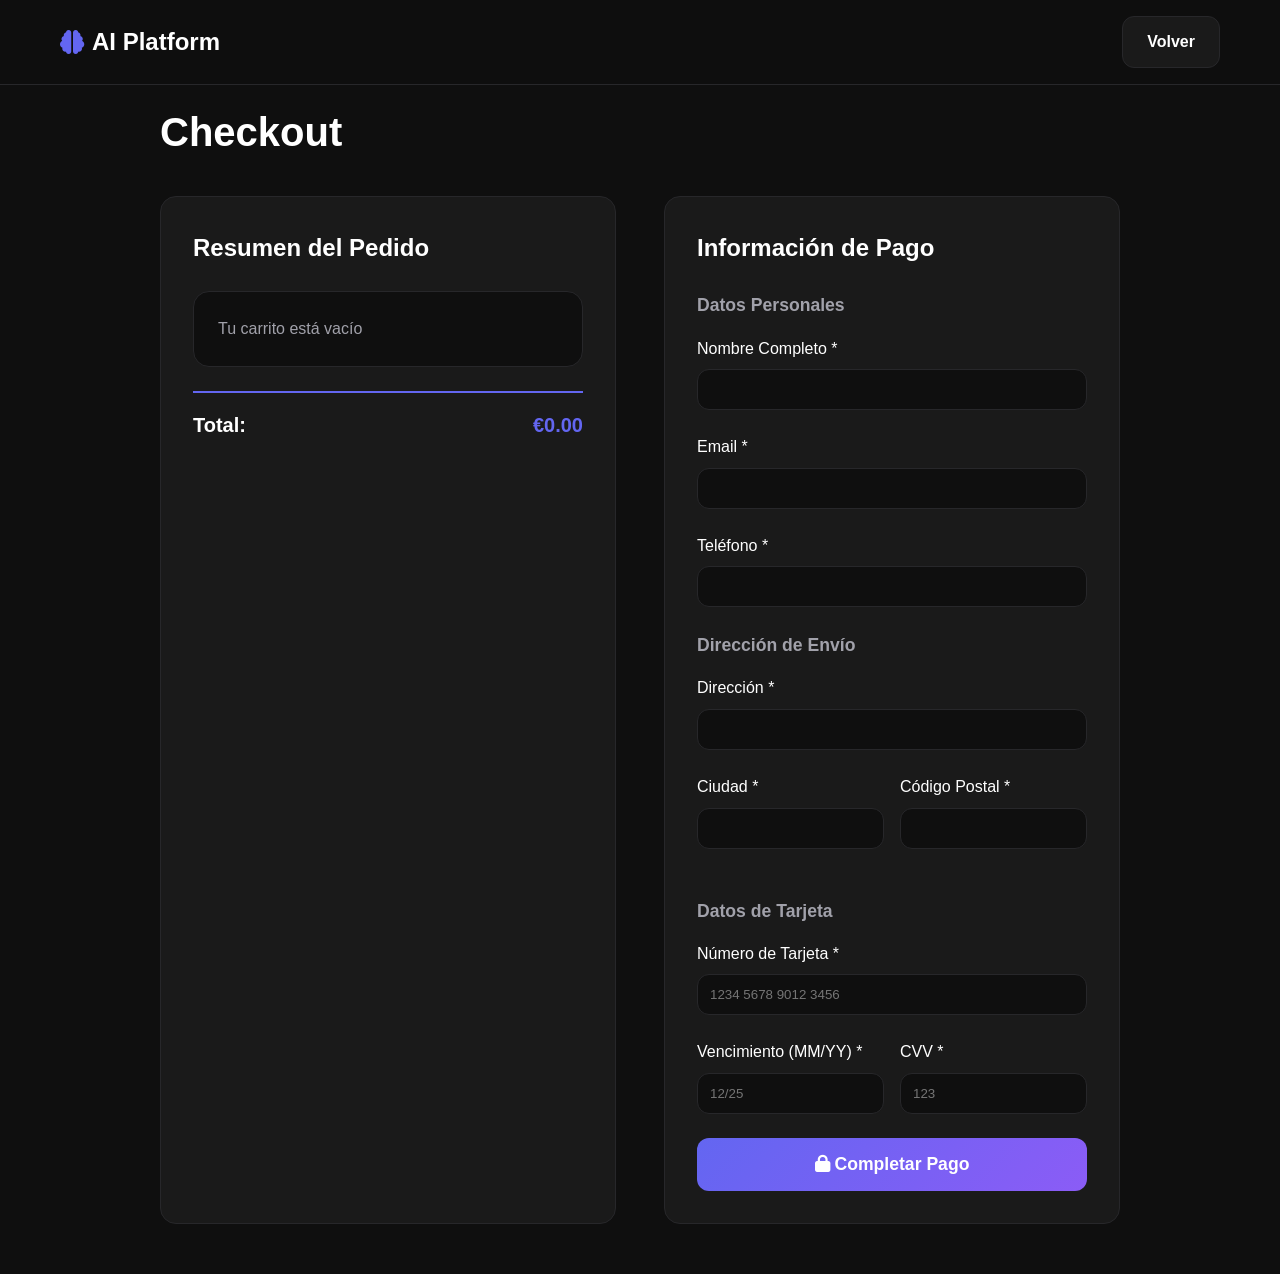
<file: checkout.html>
<!DOCTYPE html>
<html lang="es">
<head>
    <meta charset="UTF-8">
    <meta name="viewport" content="width=device-width, initial-scale=1.0">
    <title>Checkout - AI Platform</title>
    <link rel="stylesheet" href="styles.css">
    <link href="https://cdnjs.cloudflare.com/ajax/libs/font-awesome/6.0.0/css/all.min.css" rel="stylesheet">
    <style>
        .checkout-container {
            max-width: 1000px;
            margin: 100px auto 50px;
            padding: 0 20px;
        }

        .checkout-grid {
            display: grid;
            grid-template-columns: 1fr 1fr;
            gap: 3rem;
            margin-top: 2rem;
        }

        .checkout-section {
            background: var(--surface-color);
            border: 1px solid var(--border-color);
            border-radius: var(--border-radius-lg);
            padding: 2rem;
        }

        .checkout-section h2 {
            font-size: 1.5rem;
            font-weight: 700;
            margin-bottom: 1.5rem;
            color: var(--text-primary);
        }

        .form-group {
            margin-bottom: 1.5rem;
        }

        .form-group label {
            display: block;
            margin-bottom: 0.5rem;
            color: var(--text-primary);
            font-weight: 500;
        }

        .form-group input,
        .form-group select {
            width: 100%;
            padding: 0.75rem;
            background: var(--background-color);
            border: 1px solid var(--border-color);
            border-radius: var(--border-radius);
            color: var(--text-primary);
            font-family: inherit;
        }

        .form-group input:focus,
        .form-group select:focus {
            outline: none;
            border-color: var(--primary-color);
            box-shadow: 0 0 0 3px rgba(99, 102, 241, 0.1);
        }

        .form-row {
            display: grid;
            grid-template-columns: 1fr 1fr;
            gap: 1rem;
        }

        .order-summary {
            background: var(--background-color);
            border: 1px solid var(--border-color);
            border-radius: var(--border-radius-lg);
            padding: 1.5rem;
            margin-bottom: 1.5rem;
        }

        .order-item {
            display: flex;
            justify-content: space-between;
            align-items: center;
            padding: 1rem 0;
            border-bottom: 1px solid var(--border-color);
        }

        .order-item:last-child {
            border-bottom: none;
        }

        .item-name {
            color: var(--text-primary);
            font-weight: 500;
        }

        .item-price {
            color: var(--primary-color);
            font-weight: 600;
        }

        .order-total {
            display: flex;
            justify-content: space-between;
            align-items: center;
            padding: 1rem 0;
            border-top: 2px solid var(--primary-color);
            margin-top: 1rem;
            font-size: 1.25rem;
            font-weight: 700;
        }

        .total-amount {
            color: var(--primary-color);
        }

        .checkout-btn {
            width: 100%;
            padding: 1rem;
            background: var(--gradient-primary);
            color: white;
            border: none;
            border-radius: var(--border-radius);
            font-weight: 600;
            font-size: 1.1rem;
            cursor: pointer;
            transition: var(--transition);
        }

        .checkout-btn:hover {
            transform: translateY(-2px);
            box-shadow: var(--shadow-lg);
        }

        .checkout-btn:disabled {
            opacity: 0.5;
            cursor: not-allowed;
        }

        .checkout-status {
            padding: 1rem;
            border-radius: var(--border-radius);
            margin-top: 1rem;
            display: none;
        }

        .checkout-status.success {
            background: rgba(16, 185, 129, 0.1);
            color: var(--success-color);
            border: 1px solid var(--success-color);
            display: block;
        }

        .checkout-status.error {
            background: rgba(239, 68, 68, 0.1);
            color: var(--error-color);
            border: 1px solid var(--error-color);
            display: block;
        }

        @media (max-width: 768px) {
            .checkout-grid {
                grid-template-columns: 1fr;
                gap: 2rem;
            }

            .form-row {
                grid-template-columns: 1fr;
            }
        }
    </style>
</head>
<body>
    <!-- Header -->
    <header class="header">
        <nav class="nav">
            <div class="nav-container">
                <div class="nav-brand">
                    <i class="fas fa-brain"></i>
                    <span>AI Platform</span>
                </div>
                <div class="nav-actions">
                    <a href="index.html" class="btn-secondary">Volver</a>
                </div>
            </div>
        </nav>
    </header>

    <div class="checkout-container">
        <h1 style="font-size: 2.5rem; margin-bottom: 1rem;">Checkout</h1>
        
        <div class="checkout-grid">
            <!-- Order Summary -->
            <div class="checkout-section">
                <h2>Resumen del Pedido</h2>
                <div class="order-summary" id="orderSummary">
                    <!-- Cart items will be loaded here -->
                </div>
                <div class="order-total">
                    <span>Total:</span>
                    <span class="total-amount" id="totalAmount">€0.00</span>
                </div>
            </div>

            <!-- Checkout Form -->
            <div class="checkout-section">
                <h2>Información de Pago</h2>
                <form id="checkoutForm">
                    <h3 style="font-size: 1.1rem; margin-bottom: 1rem; color: var(--text-secondary);">Datos Personales</h3>
                    
                    <div class="form-group">
                        <label for="customerName">Nombre Completo *</label>
                        <input type="text" id="customerName" name="customer_name" required>
                    </div>

                    <div class="form-group">
                        <label for="customerEmail">Email *</label>
                        <input type="email" id="customerEmail" name="customer_email" required>
                    </div>

                    <div class="form-group">
                        <label for="customerPhone">Teléfono *</label>
                        <input type="tel" id="customerPhone" name="customer_phone" required>
                    </div>

                    <h3 style="font-size: 1.1rem; margin: 1.5rem 0 1rem; color: var(--text-secondary);">Dirección de Envío</h3>

                    <div class="form-group">
                        <label for="address">Dirección *</label>
                        <input type="text" id="address" name="address" required>
                    </div>

                    <div class="form-row">
                        <div class="form-group">
                            <label for="city">Ciudad *</label>
                            <input type="text" id="city" name="city" required>
                        </div>
                        <div class="form-group">
                            <label for="postalCode">Código Postal *</label>
                            <input type="text" id="postalCode" name="postal_code" required>
                        </div>
                    </div>

                    <h3 style="font-size: 1.1rem; margin: 1.5rem 0 1rem; color: var(--text-secondary);">Datos de Tarjeta</h3>

                    <div class="form-group">
                        <label for="cardNumber">Número de Tarjeta *</label>
                        <input type="text" id="cardNumber" name="card_number" placeholder="1234 5678 9012 3456" maxlength="19" required>
                    </div>

                    <div class="form-row">
                        <div class="form-group">
                            <label for="cardExpiry">Vencimiento (MM/YY) *</label>
                            <input type="text" id="cardExpiry" name="card_expiry" placeholder="12/25" maxlength="5" required>
                        </div>
                        <div class="form-group">
                            <label for="cardCVV">CVV *</label>
                            <input type="text" id="cardCVV" name="card_cvv" placeholder="123" maxlength="4" required>
                        </div>
                    </div>

                    <button type="submit" class="checkout-btn">
                        <i class="fas fa-lock"></i>
                        Completar Pago
                    </button>

                    <div class="checkout-status" id="checkoutStatus"></div>
                </form>
            </div>
        </div>
    </div>

    <script>
        // Load cart items
        function loadCart() {
            const cart = JSON.parse(localStorage.getItem('aiPlatformCart')) || [];
            const orderSummary = document.getElementById('orderSummary');
            const totalAmount = document.getElementById('totalAmount');
            
            if (cart.length === 0) {
                orderSummary.innerHTML = '<p style="color: var(--text-secondary);">Tu carrito está vacío</p>';
                totalAmount.textContent = '€0.00';
                return;
            }

            let total = 0;
            let html = '';

            cart.forEach(item => {
                const price = parseFloat(item.price.replace('€', ''));
                const itemTotal = price * item.quantity;
                total += itemTotal;

                html += `
                    <div class="order-item">
                        <div>
                            <div class="item-name">${item.name}</div>
                            <div style="color: var(--text-muted); font-size: 0.9rem;">Cantidad: ${item.quantity}</div>
                        </div>
                        <div class="item-price">${item.price}</div>
                    </div>
                `;
            });

            orderSummary.innerHTML = html;
            totalAmount.textContent = '€' + total.toFixed(2);

            // Store total for form submission
            document.getElementById('checkoutForm').dataset.total = total;
        }

        // Format card number
        document.getElementById('cardNumber').addEventListener('input', function(e) {
            let value = e.target.value.replace(/\s/g, '');
            let formattedValue = value.replace(/(\d{4})/g, '$1 ').trim();
            e.target.value = formattedValue;
        });

        // Format expiry date
        document.getElementById('cardExpiry').addEventListener('input', function(e) {
            let value = e.target.value.replace(/\D/g, '');
            if (value.length >= 2) {
                value = value.substring(0, 2) + '/' + value.substring(2, 4);
            }
            e.target.value = value;
        });

        // Handle form submission
        document.getElementById('checkoutForm').addEventListener('submit', async function(e) {
            e.preventDefault();

            const formData = new FormData(this);
            formData.append('cart_id', localStorage.getItem('aiPlatformCartId') || 'default');
            formData.append('total_amount', this.dataset.total);

            const submitBtn = this.querySelector('.checkout-btn');
            const originalText = submitBtn.innerHTML;
            submitBtn.innerHTML = '<i class="fas fa-spinner fa-spin"></i> Procesando...';
            submitBtn.disabled = true;

            try {
                const response = await fetch('api/checkout.php', {
                    method: 'POST',
                    body: formData
                });

                const data = await response.json();
                const statusDiv = document.getElementById('checkoutStatus');

                if (data.success) {
                    statusDiv.className = 'checkout-status success';
                    statusDiv.innerHTML = `
                        <i class="fas fa-check-circle"></i>
                        <strong>¡Pedido realizado exitosamente!</strong><br>
                        Número de pedido: ${data.order_number}<br>
                        Recibirás un email de confirmación pronto.
                    `;
                    
                    // Clear cart
                    localStorage.removeItem('aiPlatformCart');
                    
                    // Redirect after 3 seconds
                    setTimeout(() => {
                        window.location.href = 'index.html';
                    }, 3000);
                } else {
                    statusDiv.className = 'checkout-status error';
                    statusDiv.innerHTML = `<i class="fas fa-exclamation-circle"></i> ${data.message}`;
                }
            } catch (error) {
                const statusDiv = document.getElementById('checkoutStatus');
                statusDiv.className = 'checkout-status error';
                statusDiv.innerHTML = '<i class="fas fa-exclamation-circle"></i> Error al procesar el pago. Por favor, intenta de nuevo.';
            } finally {
                submitBtn.innerHTML = originalText;
                submitBtn.disabled = false;
            }
        });

        // Load cart on page load
        loadCart();
    </script>
</body>
</html>
</file>
<file: styles.css>
/* Reset y Variables */
* {
  margin: 0;
  padding: 0;
  box-sizing: border-box;
}

:root {
  --primary-color: #6366f1;
  --primary-dark: #4f46e5;
  --secondary-color: #1f2937;
  --background-color: #0f0f0f;
  --surface-color: #1a1a1a;
  --text-primary: #ffffff;
  --text-secondary: #a1a1aa;
  --text-muted: #71717a;
  --border-color: #27272a;
  --accent-color: #8b5cf6;
  --success-color: #10b981;
  --warning-color: #f59e0b;
  --error-color: #ef4444;
  --gradient-primary: linear-gradient(135deg, #6366f1 0%, #8b5cf6 100%);
  --gradient-secondary: linear-gradient(135deg, #1f2937 0%, #374151 100%);
  --shadow-sm: 0 1px 2px 0 rgba(0, 0, 0, 0.05);
  --shadow-md: 0 4px 6px -1px rgba(0, 0, 0, 0.1);
  --shadow-lg: 0 10px 15px -3px rgba(0, 0, 0, 0.1);
  --shadow-xl: 0 20px 25px -5px rgba(0, 0, 0, 0.1);
  --border-radius: 12px;
  --border-radius-lg: 16px;
  --transition: all 0.3s ease;
}

body {
  font-family: "Inter", -apple-system, BlinkMacSystemFont, "Segoe UI", Roboto, sans-serif;
  background-color: var(--background-color);
  color: var(--text-primary);
  line-height: 1.6;
  overflow-x: hidden;
}

.container {
  max-width: 1200px;
  margin: 0 auto;
  padding: 0 20px;
}

/* Header */
.header {
  position: fixed;
  top: 0;
  left: 0;
  right: 0;
  background: rgba(15, 15, 15, 0.95);
  backdrop-filter: blur(10px);
  border-bottom: 1px solid var(--border-color);
  z-index: 1000;
  transition: var(--transition);
}

.nav {
  padding: 1rem 0;
}

.nav-container {
  display: flex;
  align-items: center;
  justify-content: space-between;
  max-width: 1200px;
  margin: 0 auto;
  padding: 0 20px;
}

.nav-brand {
  display: flex;
  align-items: center;
  gap: 0.5rem;
  font-size: 1.5rem;
  font-weight: 700;
  color: var(--text-primary);
  text-decoration: none;
}

.nav-brand i {
  color: var(--primary-color);
}

.nav-menu {
  display: flex;
  align-items: center;
  gap: 2rem;
}

.nav-link {
  color: var(--text-secondary);
  text-decoration: none;
  font-weight: 500;
  transition: var(--transition);
  position: relative;
}

.nav-link:hover {
  color: var(--text-primary);
}

.nav-link::after {
  content: "";
  position: absolute;
  bottom: -4px;
  left: 0;
  width: 0;
  height: 2px;
  background: var(--gradient-primary);
  transition: width 0.3s ease;
}

.nav-link:hover::after {
  width: 100%;
}

.nav-actions {
  display: flex;
  align-items: center;
  gap: 1rem;
}

.nav-toggle {
  display: none;
  flex-direction: column;
  background: none;
  border: none;
  cursor: pointer;
  padding: 0.5rem;
}

.nav-toggle span {
  width: 25px;
  height: 3px;
  background: var(--text-primary);
  margin: 3px 0;
  transition: var(--transition);
}

/* Buttons */
.btn-primary {
  background: var(--gradient-primary);
  color: white;
  border: none;
  padding: 0.75rem 1.5rem;
  border-radius: var(--border-radius);
  font-weight: 600;
  cursor: pointer;
  transition: var(--transition);
  display: inline-flex;
  align-items: center;
  gap: 0.5rem;
  text-decoration: none;
}

.btn-primary:hover {
  transform: translateY(-2px);
  box-shadow: var(--shadow-lg);
}

.btn-secondary {
  background: var(--surface-color);
  color: var(--text-primary);
  border: 1px solid var(--border-color);
  padding: 0.75rem 1.5rem;
  border-radius: var(--border-radius);
  font-weight: 600;
  cursor: pointer;
  transition: var(--transition);
  display: inline-flex;
  align-items: center;
  gap: 0.5rem;
  text-decoration: none;
}

.btn-secondary:hover {
  background: var(--border-color);
  transform: translateY(-2px);
}

.btn-outline {
  background: transparent;
  color: var(--text-primary);
  border: 2px solid var(--primary-color);
  padding: 0.75rem 1.5rem;
  border-radius: var(--border-radius);
  font-weight: 600;
  cursor: pointer;
  transition: var(--transition);
  display: inline-flex;
  align-items: center;
  gap: 0.5rem;
  text-decoration: none;
}

.btn-outline:hover {
  background: var(--primary-color);
  transform: translateY(-2px);
}

.btn-large {
  padding: 1rem 2rem;
  font-size: 1.1rem;
}

.btn-full {
  width: 100%;
  justify-content: center;
}

/* Hero Section */
.hero {
  position: relative;
  min-height: 100vh;
  display: flex;
  align-items: center;
  justify-content: center;
  text-align: center;
  overflow: hidden;
}

.hero-background {
  position: absolute;
  top: 0;
  left: 0;
  right: 0;
  bottom: 0;
  background: radial-gradient(circle at 50% 50%, rgba(99, 102, 241, 0.1) 0%, transparent 50%);
  background-image: linear-gradient(rgba(255, 255, 255, 0.02) 1px, transparent 1px),
    linear-gradient(90deg, rgba(255, 255, 255, 0.02) 1px, transparent 1px);
  background-size: 50px 50px;
}

.hero-content {
  position: relative;
  z-index: 2;
  max-width: 800px;
  margin: 0 auto;
  padding: 2rem;
}

.hero-title {
  font-size: clamp(2.5rem, 5vw, 4rem);
  font-weight: 800;
  line-height: 1.2;
  margin-bottom: 1.5rem;
}

.gradient-text {
  background: var(--gradient-primary);
  -webkit-background-clip: text;
  -webkit-text-fill-color: transparent;
  background-clip: text;
}

.hero-description {
  font-size: 1.25rem;
  color: var(--text-secondary);
  margin-bottom: 2rem;
  line-height: 1.6;
}

.hero-actions {
  display: flex;
  gap: 1rem;
  justify-content: center;
  margin-bottom: 3rem;
  flex-wrap: wrap;
}

.hero-stats {
  display: flex;
  justify-content: center;
  gap: 3rem;
  flex-wrap: wrap;
}

.stat {
  text-align: center;
}

.stat-number {
  font-size: 2rem;
  font-weight: 800;
  color: var(--primary-color);
  display: block;
}

.stat-label {
  font-size: 0.9rem;
  color: var(--text-muted);
  margin-top: 0.25rem;
}

/* Section Styles */
.section-header {
  text-align: center;
  margin-bottom: 4rem;
}

.section-title {
  font-size: clamp(2rem, 4vw, 3rem);
  font-weight: 700;
  margin-bottom: 1rem;
}

.section-description {
  font-size: 1.1rem;
  color: var(--text-secondary);
  max-width: 600px;
  margin: 0 auto;
}

/* Models Section */
.models {
  padding: 6rem 0;
  background: var(--surface-color);
}

.models-grid {
  display: grid;
  grid-template-columns: repeat(auto-fit, minmax(300px, 1fr));
  gap: 2rem;
}

.model-card {
  background: var(--background-color);
  border: 1px solid var(--border-color);
  border-radius: var(--border-radius-lg);
  padding: 2rem;
  transition: var(--transition);
  position: relative;
  overflow: hidden;
}

.model-card::before {
  content: "";
  position: absolute;
  top: 0;
  left: 0;
  right: 0;
  height: 4px;
  background: var(--gradient-primary);
}

.model-card:hover {
  transform: translateY(-5px);
  box-shadow: var(--shadow-xl);
  border-color: var(--primary-color);
}

.model-icon {
  width: 60px;
  height: 60px;
  background: var(--gradient-primary);
  border-radius: var(--border-radius);
  display: flex;
  align-items: center;
  justify-content: center;
  margin-bottom: 1.5rem;
}

.model-icon i {
  font-size: 1.5rem;
  color: white;
}

.model-title {
  font-size: 1.5rem;
  font-weight: 700;
  margin-bottom: 1rem;
}

.model-description {
  color: var(--text-secondary);
  margin-bottom: 1.5rem;
  line-height: 1.6;
}

.model-features {
  display: flex;
  flex-wrap: wrap;
  gap: 0.5rem;
}

.feature-tag {
  background: var(--surface-color);
  color: var(--primary-color);
  padding: 0.25rem 0.75rem;
  border-radius: 20px;
  font-size: 0.8rem;
  font-weight: 500;
  border: 1px solid var(--primary-color);
}

/* Features Section */
.features {
  padding: 6rem 0;
}

.features-grid {
  display: grid;
  grid-template-columns: repeat(auto-fit, minmax(350px, 1fr));
  gap: 2rem;
}

.feature-card {
  background: var(--surface-color);
  border: 1px solid var(--border-color);
  border-radius: var(--border-radius-lg);
  padding: 2rem;
  transition: var(--transition);
}

.feature-card:hover {
  transform: translateY(-5px);
  box-shadow: var(--shadow-lg);
  border-color: var(--primary-color);
}

.feature-icon {
  width: 50px;
  height: 50px;
  background: var(--gradient-primary);
  border-radius: var(--border-radius);
  display: flex;
  align-items: center;
  justify-content: center;
  margin-bottom: 1.5rem;
}

.feature-icon i {
  font-size: 1.25rem;
  color: white;
}

.feature-title {
  font-size: 1.25rem;
  font-weight: 700;
  margin-bottom: 1rem;
}

.feature-description {
  color: var(--text-secondary);
  line-height: 1.6;
}

/* Use Cases Section */
.use-cases {
  padding: 6rem 0;
  background: var(--surface-color);
}

.use-cases-grid {
  display: grid;
  grid-template-columns: repeat(auto-fit, minmax(300px, 1fr));
  gap: 2rem;
}

.use-case-card {
  background: var(--background-color);
  border: 1px solid var(--border-color);
  border-radius: var(--border-radius-lg);
  padding: 2rem;
  transition: var(--transition);
}

.use-case-card:hover {
  transform: translateY(-5px);
  box-shadow: var(--shadow-lg);
  border-color: var(--primary-color);
}

.use-case-icon {
  width: 50px;
  height: 50px;
  background: var(--gradient-primary);
  border-radius: var(--border-radius);
  display: flex;
  align-items: center;
  justify-content: center;
  margin-bottom: 1.5rem;
}

.use-case-icon i {
  font-size: 1.25rem;
  color: white;
}

.use-case-title {
  font-size: 1.25rem;
  font-weight: 700;
  margin-bottom: 1rem;
}

.use-case-description {
  color: var(--text-secondary);
  margin-bottom: 1.5rem;
  line-height: 1.6;
}

.use-case-features {
  list-style: none;
}

.use-case-features li {
  color: var(--text-secondary);
  margin-bottom: 0.5rem;
  position: relative;
  padding-left: 1.5rem;
}

.use-case-features li::before {
  content: "✓";
  position: absolute;
  left: 0;
  color: var(--success-color);
  font-weight: bold;
}

/* Pricing Section */
.pricing {
  padding: 6rem 0;
}

.pricing-grid {
  display: grid;
  grid-template-columns: repeat(auto-fit, minmax(300px, 1fr));
  gap: 2rem;
  max-width: 1000px;
  margin: 0 auto;
}

.pricing-card {
  background: var(--surface-color);
  border: 1px solid var(--border-color);
  border-radius: var(--border-radius-lg);
  padding: 2rem;
  transition: var(--transition);
  position: relative;
}

.pricing-card:hover {
  transform: translateY(-5px);
  box-shadow: var(--shadow-lg);
}

.pricing-featured {
  border-color: var(--primary-color);
  transform: scale(1.05);
}

.pricing-featured::before {
  content: "";
  position: absolute;
  top: 0;
  left: 0;
  right: 0;
  height: 4px;
  background: var(--gradient-primary);
  border-radius: var(--border-radius-lg) var(--border-radius-lg) 0 0;
}

.pricing-badge {
  position: absolute;
  top: -12px;
  left: 50%;
  transform: translateX(-50%);
  background: var(--gradient-primary);
  color: white;
  padding: 0.5rem 1rem;
  border-radius: 20px;
  font-size: 0.8rem;
  font-weight: 600;
}

.pricing-header {
  text-align: center;
  margin-bottom: 2rem;
}

.pricing-title {
  font-size: 1.5rem;
  font-weight: 700;
  margin-bottom: 1rem;
}

.pricing-price {
  display: flex;
  align-items: baseline;
  justify-content: center;
  gap: 0.25rem;
}

.price-currency {
  font-size: 1.5rem;
  color: var(--text-secondary);
}

.price-amount {
  font-size: 3rem;
  font-weight: 800;
  color: var(--primary-color);
}

.price-period {
  font-size: 1rem;
  color: var(--text-secondary);
}

.pricing-features {
  list-style: none;
  margin-bottom: 2rem;
}

.pricing-features li {
  display: flex;
  align-items: center;
  gap: 0.75rem;
  margin-bottom: 0.75rem;
  color: var(--text-secondary);
}

.pricing-features i {
  color: var(--success-color);
  font-size: 0.9rem;
}

/* Testimonials Section */
.testimonials {
  padding: 6rem 0;
  background: var(--surface-color);
}

.testimonials-grid {
  display: grid;
  grid-template-columns: repeat(auto-fit, minmax(350px, 1fr));
  gap: 2rem;
}

.testimonial-card {
  background: var(--background-color);
  border: 1px solid var(--border-color);
  border-radius: var(--border-radius-lg);
  padding: 2rem;
  transition: var(--transition);
}

.testimonial-card:hover {
  transform: translateY(-5px);
  box-shadow: var(--shadow-lg);
  border-color: var(--primary-color);
}

.testimonial-content {
  margin-bottom: 1.5rem;
}

.testimonial-content p {
  color: var(--text-secondary);
  line-height: 1.6;
  font-style: italic;
}

.testimonial-author {
  display: flex;
  align-items: center;
  gap: 1rem;
}

.author-avatar {
  width: 50px;
  height: 50px;
  background: var(--gradient-primary);
  border-radius: 50%;
  display: flex;
  align-items: center;
  justify-content: center;
}

.author-avatar i {
  color: white;
  font-size: 1.25rem;
}

.author-name {
  font-weight: 600;
  margin-bottom: 0.25rem;
}

.author-title {
  color: var(--text-muted);
  font-size: 0.9rem;
}

/* Blog Section */
.blog {
  padding: 6rem 0;
}

.blog-grid {
  display: grid;
  grid-template-columns: repeat(auto-fit, minmax(350px, 1fr));
  gap: 2rem;
}

.blog-card {
  background: var(--surface-color);
  border: 1px solid var(--border-color);
  border-radius: var(--border-radius-lg);
  overflow: hidden;
  transition: var(--transition);
}

.blog-card:hover {
  transform: translateY(-5px);
  box-shadow: var(--shadow-lg);
  border-color: var(--primary-color);
}

.blog-image {
  height: 200px;
  background: var(--gradient-primary);
  display: flex;
  align-items: center;
  justify-content: center;
}

.blog-image i {
  font-size: 3rem;
  color: white;
}

.blog-content {
  padding: 2rem;
}

.blog-meta {
  display: flex;
  gap: 1rem;
  margin-bottom: 1rem;
}

.blog-date,
.blog-category {
  font-size: 0.8rem;
  color: var(--text-muted);
}

.blog-category {
  background: var(--primary-color);
  color: white;
  padding: 0.25rem 0.5rem;
  border-radius: 4px;
}

.blog-title {
  font-size: 1.25rem;
  font-weight: 700;
  margin-bottom: 1rem;
}

.blog-excerpt {
  color: var(--text-secondary);
  line-height: 1.6;
  margin-bottom: 1.5rem;
}

.blog-link {
  color: var(--primary-color);
  text-decoration: none;
  font-weight: 600;
  display: inline-flex;
  align-items: center;
  gap: 0.5rem;
  transition: var(--transition);
}

.blog-link:hover {
  gap: 0.75rem;
}

/* FAQ Section */
.faq {
  padding: 6rem 0;
  background: var(--surface-color);
}

.faq-container {
  max-width: 800px;
  margin: 0 auto;
}

.faq-item {
  border: 1px solid var(--border-color);
  border-radius: var(--border-radius);
  margin-bottom: 1rem;
  overflow: hidden;
}

.faq-question {
  width: 100%;
  background: var(--background-color);
  border: none;
  padding: 1.5rem;
  text-align: left;
  cursor: pointer;
  display: flex;
  justify-content: space-between;
  align-items: center;
  font-size: 1.1rem;
  font-weight: 600;
  color: var(--text-primary);
  transition: var(--transition);
}

.faq-question:hover {
  background: var(--surface-color);
}

.faq-question i {
  transition: transform 0.3s ease;
}

.faq-question.active i {
  transform: rotate(180deg);
}

.faq-answer {
  max-height: 0;
  overflow: hidden;
  transition: max-height 0.3s ease;
  background: var(--surface-color);
}

.faq-answer.active {
  max-height: 200px;
}

.faq-answer p {
  padding: 1.5rem;
  color: var(--text-secondary);
  line-height: 1.6;
}

/* CTA Section */
.cta {
  padding: 6rem 0;
  background: var(--gradient-primary);
  text-align: center;
}

.cta-content {
  max-width: 600px;
  margin: 0 auto;
}

.cta-title {
  font-size: clamp(2rem, 4vw, 3rem);
  font-weight: 700;
  margin-bottom: 1rem;
  color: white;
}

.cta-description {
  font-size: 1.1rem;
  color: rgba(255, 255, 255, 0.9);
  margin-bottom: 2rem;
  line-height: 1.6;
}

.cta-actions {
  display: flex;
  gap: 1rem;
  justify-content: center;
  flex-wrap: wrap;
}

.cta .btn-primary {
  background: white;
  color: var(--primary-color);
}

.cta .btn-outline {
  border-color: white;
  color: white;
}

.cta .btn-outline:hover {
  background: white;
  color: var(--primary-color);
}

/* Footer */
.footer {
  background: var(--background-color);
  border-top: 1px solid var(--border-color);
  padding: 4rem 0 2rem;
}

.footer-content {
  display: grid;
  grid-template-columns: repeat(auto-fit, minmax(250px, 1fr));
  gap: 2rem;
  margin-bottom: 2rem;
}

.footer-brand {
  display: flex;
  align-items: center;
  gap: 0.5rem;
  font-size: 1.5rem;
  font-weight: 700;
  margin-bottom: 1rem;
}

.footer-brand i {
  color: var(--primary-color);
}

.footer-description {
  color: var(--text-secondary);
  line-height: 1.6;
  margin-bottom: 1.5rem;
}

.footer-social {
  display: flex;
  gap: 1rem;
}

.social-link {
  width: 40px;
  height: 40px;
  background: var(--surface-color);
  border: 1px solid var(--border-color);
  border-radius: 50%;
  display: flex;
  align-items: center;
  justify-content: center;
  color: var(--text-secondary);
  text-decoration: none;
  transition: var(--transition);
}

.social-link:hover {
  background: var(--primary-color);
  color: white;
  border-color: var(--primary-color);
}

.footer-title {
  font-size: 1.1rem;
  font-weight: 600;
  margin-bottom: 1rem;
}

.footer-links {
  list-style: none;
}

.footer-links li {
  margin-bottom: 0.5rem;
}

.footer-links a {
  color: var(--text-secondary);
  text-decoration: none;
  transition: var(--transition);
}

.footer-links a:hover {
  color: var(--text-primary);
}

.footer-bottom {
  border-top: 1px solid var(--border-color);
  padding-top: 2rem;
  text-align: center;
  color: var(--text-muted);
  display: flex;
  justify-content: space-between;
  align-items: center;
  flex-wrap: wrap;
  gap: 1rem;
}

.footer-author {
  color: var(--text-muted);
  font-size: 0.9rem;
  margin: 0;
}

/* Products Section */
.products {
  padding: 6rem 0;
  background: var(--surface-color);
}

.products-grid {
  display: grid;
  grid-template-columns: repeat(auto-fit, minmax(350px, 1fr));
  gap: 2rem;
}

.product-card {
  background: var(--background-color);
  border: 1px solid var(--border-color);
  border-radius: var(--border-radius-lg);
  padding: 2rem;
  transition: var(--transition);
  position: relative;
  overflow: hidden;
}

.product-card:hover {
  transform: translateY(-5px);
  box-shadow: var(--shadow-xl);
  border-color: var(--primary-color);
}

.product-badge {
  position: absolute;
  top: 1rem;
  right: 1rem;
  background: var(--gradient-primary);
  color: white;
  padding: 0.5rem 1rem;
  border-radius: 20px;
  font-size: 0.8rem;
  font-weight: 600;
}

.product-image {
  width: 80px;
  height: 80px;
  background: var(--gradient-primary);
  border-radius: var(--border-radius);
  display: flex;
  align-items: center;
  justify-content: center;
  margin-bottom: 1.5rem;
}

.product-image i {
  font-size: 2rem;
  color: white;
}

.product-title {
  font-size: 1.5rem;
  font-weight: 700;
  margin-bottom: 1rem;
}

.product-description {
  color: var(--text-secondary);
  margin-bottom: 1.5rem;
  line-height: 1.6;
}

.product-features ul {
  list-style: none;
  margin-bottom: 2rem;
}

.product-features li {
  display: flex;
  align-items: center;
  gap: 0.75rem;
  margin-bottom: 0.75rem;
  color: var(--text-secondary);
}

.product-features i {
  color: var(--success-color);
  font-size: 0.9rem;
}

.product-price {
  display: flex;
  align-items: baseline;
  gap: 0.25rem;
  margin-bottom: 1.5rem;
}

.price {
  font-size: 2.5rem;
  font-weight: 800;
  color: var(--primary-color);
}

.period {
  font-size: 1rem;
  color: var(--text-secondary);
}

.product-btn {
  width: 100%;
  justify-content: center;
}

/* Social Gallery Section */
.social-gallery {
  padding: 6rem 0;
}

.gallery-filters {
  display: flex;
  justify-content: center;
  gap: 1rem;
  margin-bottom: 3rem;
  flex-wrap: wrap;
}

.filter-btn {
  background: var(--surface-color);
  color: var(--text-secondary);
  border: 1px solid var(--border-color);
  padding: 0.75rem 1.5rem;
  border-radius: var(--border-radius);
  cursor: pointer;
  transition: var(--transition);
  font-weight: 500;
}

.filter-btn:hover,
.filter-btn.active {
  background: var(--primary-color);
  color: white;
  border-color: var(--primary-color);
}

.gallery-grid {
  display: grid;
  grid-template-columns: repeat(auto-fit, minmax(350px, 1fr));
  gap: 2rem;
  margin-bottom: 3rem;
}

.gallery-item {
  position: relative;
  border-radius: var(--border-radius-lg);
  overflow: hidden;
  transition: var(--transition);
  background: var(--surface-color);
  border: 1px solid var(--border-color);
}

.gallery-item:hover {
  transform: translateY(-5px);
  box-shadow: var(--shadow-xl);
  border-color: var(--primary-color);
}

.gallery-image {
  position: relative;
  height: 300px;
  overflow: hidden;
}

.gallery-image img {
  width: 100%;
  height: 100%;
  object-fit: cover;
  transition: var(--transition);
}

.gallery-item:hover .gallery-image img {
  transform: scale(1.05);
}

.code-preview,
.text-preview {
  height: 100%;
  background: var(--background-color);
  border: 1px solid var(--border-color);
  display: flex;
  flex-direction: column;
  border-radius: var(--border-radius-lg);
  overflow: hidden;
}

.code-header,
.text-header {
  background: var(--surface-color);
  padding: 1rem;
  border-bottom: 1px solid var(--border-color);
  display: flex;
  justify-content: space-between;
  align-items: center;
}

.code-lang,
.text-type {
  background: var(--primary-color);
  color: white;
  padding: 0.25rem 0.75rem;
  border-radius: 4px;
  font-size: 0.8rem;
  font-weight: 600;
}

.code-user,
.text-user {
  color: var(--text-muted);
  font-size: 0.9rem;
}

.code-preview pre {
  flex: 1;
  padding: 1.5rem;
  margin: 0;
  background: var(--background-color);
  color: var(--text-primary);
  font-family: "Courier New", monospace;
  font-size: 0.9rem;
  line-height: 1.6;
  overflow: auto;
}

.code-preview code {
  color: var(--text-primary);
}

.text-content {
  flex: 1;
  padding: 1.5rem;
  background: var(--background-color);
}

.text-content h4 {
  color: var(--text-primary);
  margin-bottom: 1rem;
  font-size: 1.2rem;
  font-weight: 600;
}

.text-content p {
  color: var(--text-secondary);
  line-height: 1.6;
  font-size: 0.95rem;
}

.gallery-overlay {
  position: absolute;
  bottom: 0;
  left: 0;
  right: 0;
  background: linear-gradient(transparent, rgba(0, 0, 0, 0.9));
  padding: 3rem 1.5rem 1.5rem;
  transform: translateY(100%);
  transition: var(--transition);
}

.gallery-item:hover .gallery-overlay {
  transform: translateY(0);
}

.gallery-info h4 {
  color: white;
  font-weight: 600;
  margin-bottom: 0.5rem;
  font-size: 1.1rem;
}

.gallery-info p {
  color: rgba(255, 255, 255, 0.8);
  font-size: 0.9rem;
  margin-bottom: 1rem;
}

.gallery-stats {
  display: flex;
  gap: 1.5rem;
}

.gallery-stats span {
  color: rgba(255, 255, 255, 0.9);
  font-size: 0.9rem;
  display: flex;
  align-items: center;
  gap: 0.5rem;
  font-weight: 500;
}

.gallery-stats i {
  color: var(--primary-color);
}

.gallery-load-more {
  text-align: center;
}

/* Enhanced responsive design for gallery */
@media (max-width: 768px) {
  .gallery-grid {
    grid-template-columns: 1fr;
    gap: 1.5rem;
  }

  .gallery-filters {
    gap: 0.5rem;
  }

  .filter-btn {
    padding: 0.5rem 1rem;
    font-size: 0.9rem;
  }

  .gallery-image {
    height: 250px;
  }

  .code-preview pre,
  .text-content {
    padding: 1rem;
  }
}

@media (max-width: 480px) {
  .gallery-image {
    height: 200px;
  }

  .gallery-overlay {
    padding: 2rem 1rem 1rem;
  }

  .code-preview pre {
    font-size: 0.8rem;
  }

  .text-content h4 {
    font-size: 1rem;
  }

  .text-content p {
    font-size: 0.9rem;
  }
}

/* Contact Form Section */
.contact-form-section {
  background: var(--surface-color);
  padding: 4rem 0;
  margin-bottom: 2rem;
}

.contact-form-container {
  display: grid;
  grid-template-columns: 1fr 1fr;
  gap: 4rem;
  align-items: start;
}

.contact-info h3 {
  font-size: 2rem;
  font-weight: 700;
  margin-bottom: 1rem;
  color: var(--text-primary);
}

.contact-info p {
  color: var(--text-secondary);
  margin-bottom: 2rem;
  line-height: 1.6;
}

.contact-details {
  display: flex;
  flex-direction: column;
  gap: 1rem;
}

.contact-item {
  display: flex;
  align-items: center;
  gap: 1rem;
  color: var(--text-secondary);
}

.contact-item i {
  width: 20px;
  color: var(--primary-color);
}

.contact-form {
  background: var(--background-color);
  border: 1px solid var(--border-color);
  border-radius: var(--border-radius-lg);
  padding: 2rem;
}

.form-group {
  margin-bottom: 1.5rem;
}

.form-group label {
  display: block;
  margin-bottom: 0.5rem;
  color: var(--text-primary);
  font-weight: 500;
}

.form-group input,
.form-group select,
.form-group textarea {
  width: 100%;
  padding: 0.75rem;
  background: var(--surface-color);
  border: 1px solid var(--border-color);
  border-radius: var(--border-radius);
  color: var(--text-primary);
  font-family: inherit;
  transition: var(--transition);
}

.form-group input:focus,
.form-group select:focus,
.form-group textarea:focus {
  outline: none;
  border-color: var(--primary-color);
  box-shadow: 0 0 0 3px rgba(99, 102, 241, 0.1);
}

.form-group textarea {
  resize: vertical;
  min-height: 120px;
}

.checkbox-group {
  display: flex;
  align-items: flex-start;
  gap: 0.75rem;
}

.checkbox-label {
  display: flex;
  align-items: flex-start;
  gap: 0.75rem;
  cursor: pointer;
  color: var(--text-secondary);
  font-size: 0.9rem;
  line-height: 1.4;
}

.checkbox-label input[type="checkbox"] {
  width: auto;
  margin: 0;
}

.checkmark {
  width: 18px;
  height: 18px;
  border: 2px solid var(--border-color);
  border-radius: 4px;
  position: relative;
  transition: var(--transition);
  flex-shrink: 0;
  margin-top: 2px;
}

.checkbox-label input[type="checkbox"]:checked + .checkmark {
  background: var(--primary-color);
  border-color: var(--primary-color);
}

.checkbox-label input[type="checkbox"]:checked + .checkmark::after {
  content: "✓";
  position: absolute;
  top: 50%;
  left: 50%;
  transform: translate(-50%, -50%);
  color: white;
  font-size: 12px;
  font-weight: bold;
}

.checkbox-label input[type="checkbox"] {
  display: none;
}

.checkbox-label a {
  color: var(--primary-color);
  text-decoration: none;
}

.checkbox-label a:hover {
  text-decoration: underline;
}

.form-submit {
  width: 100%;
  justify-content: center;
  margin-top: 1rem;
}

.form-status {
  margin-top: 1rem;
  padding: 0.75rem;
  border-radius: var(--border-radius);
  text-align: center;
  font-weight: 500;
  display: none;
}

.form-status.success {
  background: rgba(16, 185, 129, 0.1);
  color: var(--success-color);
  border: 1px solid var(--success-color);
  display: block;
}

.form-status.error {
  background: rgba(239, 68, 68, 0.1);
  color: var(--error-color);
  border: 1px solid var(--error-color);
  display: block;
}

/* Responsive Design */
@media (max-width: 768px) {
  .nav-menu {
    display: none;
    position: absolute;
    top: 100%;
    left: 0;
    right: 0;
    background: var(--background-color);
    border-top: 1px solid var(--border-color);
    flex-direction: column;
    padding: 1rem;
    gap: 1rem;
  }

  .nav-menu.active {
    display: flex;
  }

  .nav-actions {
    display: none;
  }

  .nav-toggle {
    display: flex;
  }

  .hero-actions {
    flex-direction: column;
    align-items: center;
  }

  .hero-stats {
    gap: 2rem;
  }

  .models-grid,
  .features-grid,
  .use-cases-grid,
  .pricing-grid,
  .testimonials-grid,
  .blog-grid,
  .products-grid {
    grid-template-columns: 1fr;
  }

  .pricing-featured {
    transform: none;
  }

  .cta-actions {
    flex-direction: column;
    align-items: center;
  }

  .footer-content {
    grid-template-columns: 1fr;
    text-align: center;
  }

  .footer-bottom {
    flex-direction: column;
    text-align: center;
  }

  .gallery-filters {
    gap: 0.5rem;
  }

  .filter-btn {
    padding: 0.5rem 1rem;
    font-size: 0.9rem;
  }

  .gallery-grid {
    grid-template-columns: 1fr;
  }

  .contact-form-container {
    grid-template-columns: 1fr;
    gap: 2rem;
  }

  .contact-info {
    text-align: center;
  }
}

@media (max-width: 480px) {
  .container {
    padding: 0 15px;
  }

  .hero-content {
    padding: 1rem;
  }

  .model-card,
  .feature-card,
  .use-case-card,
  .pricing-card,
  .testimonial-card,
  .blog-card,
  .product-card,
  .contact-form {
    padding: 1.5rem;
  }

  .section-header {
    margin-bottom: 3rem;
  }

  .models,
  .features,
  .use-cases,
  .pricing,
  .testimonials,
  .blog,
  .faq,
  .cta,
  .social-gallery {
    padding: 4rem 0;
  }

  .footer {
    padding: 3rem 0 1.5rem;
  }

  .gallery-item {
    margin-bottom: 1rem;
  }

  .contact-form-section {
    padding: 3rem 0;
  }
}

/* Animations */
@keyframes fadeInUp {
  from {
    opacity: 0;
    transform: translateY(30px);
  }
  to {
    opacity: 1;
    transform: translateY(0);
  }
}

@keyframes float {
  0%,
  100% {
    transform: translateY(0px);
  }
  50% {
    transform: translateY(-10px);
  }
}

.animate-fade-in-up {
  animation: fadeInUp 0.6s ease-out;
}

.animate-float {
  animation: float 3s ease-in-out infinite;
}

/* Scroll animations */
.scroll-animate {
  opacity: 0;
  transform: translateY(30px);
  transition: all 0.6s ease-out;
}

.scroll-animate.animate {
  opacity: 1;
  transform: translateY(0);
}
</file>
